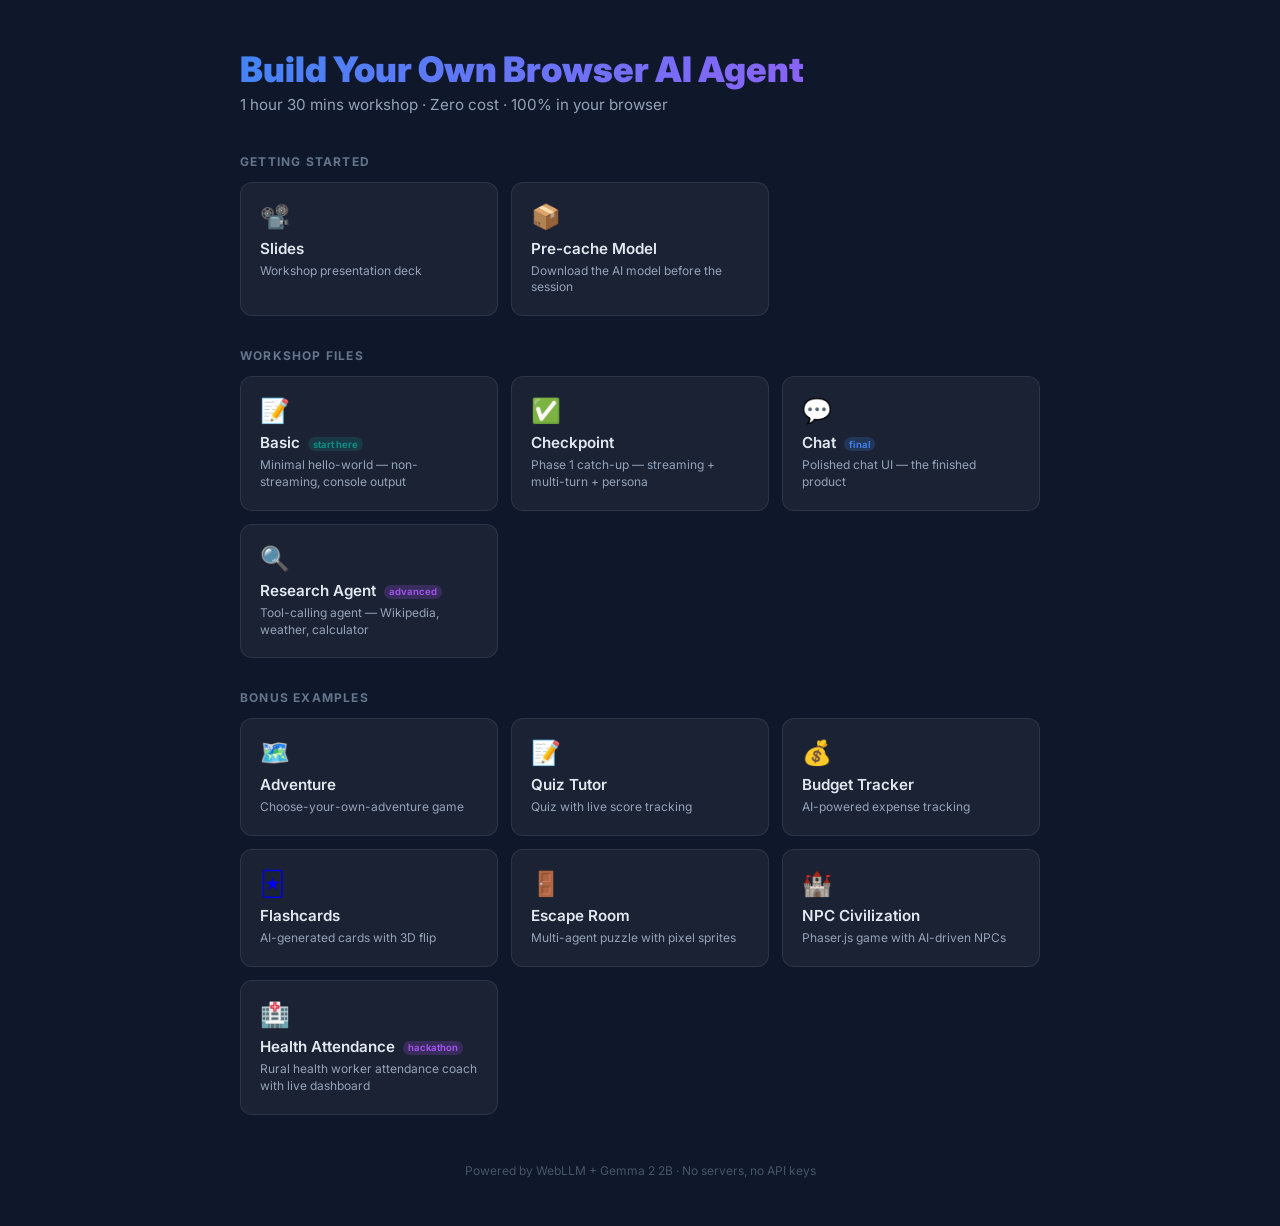
<file: index.html>
<!DOCTYPE html>
<html lang="en">
<head>
  <meta charset="UTF-8">
  <meta name="viewport" content="width=device-width, initial-scale=1.0">
  <title>Build Your Own Browser AI Agent — Workshop</title>
  <link rel="preconnect" href="https://fonts.googleapis.com">
  <link rel="preconnect" href="https://fonts.gstatic.com" crossorigin>
  <link href="https://fonts.googleapis.com/css2?family=Inter:wght@400;600;700;900&display=swap" rel="stylesheet">
  <style>
    * { margin: 0; padding: 0; box-sizing: border-box; }
    body {
      font-family: 'Inter', system-ui, sans-serif;
      background: #0f172a; color: #cbd5e1;
      min-height: 100vh; padding: 3rem 1.5rem;
    }
    .container { max-width: 800px; margin: 0 auto; }
    h1 {
      font-weight: 900; font-size: 2.2rem;
      background: linear-gradient(135deg, #4285f4, #a855f7);
      -webkit-background-clip: text; -webkit-text-fill-color: transparent;
      background-clip: text; margin-bottom: 0.3rem;
    }
    .subtitle { color: #94a3b8; font-size: 0.95rem; margin-bottom: 2.5rem; }
    h2 {
      font-size: 0.75rem; font-weight: 700; text-transform: uppercase;
      letter-spacing: 0.1em; color: #64748b; margin: 2rem 0 0.8rem;
    }
    .grid { display: grid; grid-template-columns: repeat(auto-fill, minmax(220px, 1fr)); gap: 0.8rem; }
    a.card {
      display: block; text-decoration: none;
      background: rgba(255,255,255,0.05); border: 1px solid rgba(255,255,255,0.08);
      border-radius: 12px; padding: 1.2rem; transition: all 0.2s;
    }
    a.card:hover {
      background: rgba(255,255,255,0.08);
      border-color: rgba(66,133,244,0.4);
      transform: translateY(-2px);
    }
    .card .icon { font-size: 1.5rem; margin-bottom: 0.5rem; }
    .card .name { color: #e2e8f0; font-weight: 600; font-size: 0.95rem; }
    .card .desc { color: #94a3b8; font-size: 0.75rem; margin-top: 0.3rem; line-height: 1.4; }
    .badge {
      display: inline-block; font-size: 0.6rem; font-weight: 600;
      padding: 0.15em 0.5em; border-radius: 10px; margin-left: 0.4em;
      vertical-align: middle;
    }
    .badge-green { background: rgba(13,148,136,0.2); color: #0d9488; }
    .badge-purple { background: rgba(168,85,247,0.2); color: #a855f7; }
    .badge-blue { background: rgba(66,133,244,0.2); color: #4285f4; }
    footer { margin-top: 3rem; color: #475569; font-size: 0.75rem; text-align: center; }
  </style>
</head>
<body>
  <div class="container">
    <h1>Build Your Own Browser AI Agent</h1>
    <p class="subtitle">1 hour 30 mins workshop · Zero cost · 100% in your browser</p>

    <h2>Getting Started</h2>
    <div class="grid">
      <a class="card" href="slides.html">
        <div class="icon">📽️</div>
        <div class="name">Slides</div>
        <div class="desc">Workshop presentation deck</div>
      </a>
      <a class="card" href="precache.html">
        <div class="icon">📦</div>
        <div class="name">Pre-cache Model</div>
        <div class="desc">Download the AI model before the session</div>
      </a>
    </div>

    <h2>Workshop Files</h2>
    <div class="grid">
      <a class="card" href="basic.html">
        <div class="icon">📝</div>
        <div class="name">Basic <span class="badge badge-green">start here</span></div>
        <div class="desc">Minimal hello-world — non-streaming, console output</div>
      </a>
      <a class="card" href="checkpoint.html">
        <div class="icon">✅</div>
        <div class="name">Checkpoint</div>
        <div class="desc">Phase 1 catch-up — streaming + multi-turn + persona</div>
      </a>
      <a class="card" href="chat.html">
        <div class="icon">💬</div>
        <div class="name">Chat <span class="badge badge-blue">final</span></div>
        <div class="desc">Polished chat UI — the finished product</div>
      </a>
      <a class="card" href="research-agent.html">
        <div class="icon">🔍</div>
        <div class="name">Research Agent <span class="badge badge-purple">advanced</span></div>
        <div class="desc">Tool-calling agent — Wikipedia, weather, calculator</div>
      </a>
    </div>

    <h2>Bonus Examples</h2>
    <div class="grid">
      <a class="card" href="adventure/index.html">
        <div class="icon">🗺️</div>
        <div class="name">Adventure</div>
        <div class="desc">Choose-your-own-adventure game</div>
      </a>
      <a class="card" href="quiz-tutor/index.html">
        <div class="icon">📝</div>
        <div class="name">Quiz Tutor</div>
        <div class="desc">Quiz with live score tracking</div>
      </a>
      <a class="card" href="budget/index.html">
        <div class="icon">💰</div>
        <div class="name">Budget Tracker</div>
        <div class="desc">AI-powered expense tracking</div>
      </a>
      <a class="card" href="flashcards/index.html">
        <div class="icon">🃏</div>
        <div class="name">Flashcards</div>
        <div class="desc">AI-generated cards with 3D flip</div>
      </a>
      <a class="card" href="escape-room/index.html">
        <div class="icon">🚪</div>
        <div class="name">Escape Room</div>
        <div class="desc">Multi-agent puzzle with pixel sprites</div>
      </a>
      <a class="card" href="npc-civilization/index.html">
        <div class="icon">🏰</div>
        <div class="name">NPC Civilization</div>
        <div class="desc">Phaser.js game with AI-driven NPCs</div>
      </a>
      <a class="card" href="health-attendance/index.html">
        <div class="icon">🏥</div>
        <div class="name">Health Attendance <span class="badge badge-purple">hackathon</span></div>
        <div class="desc">Rural health worker attendance coach with live dashboard</div>
      </a>
    </div>

    <footer>Powered by WebLLM + Gemma 2 2B · No servers, no API keys</footer>
  </div>
</body>
</html>
</file>
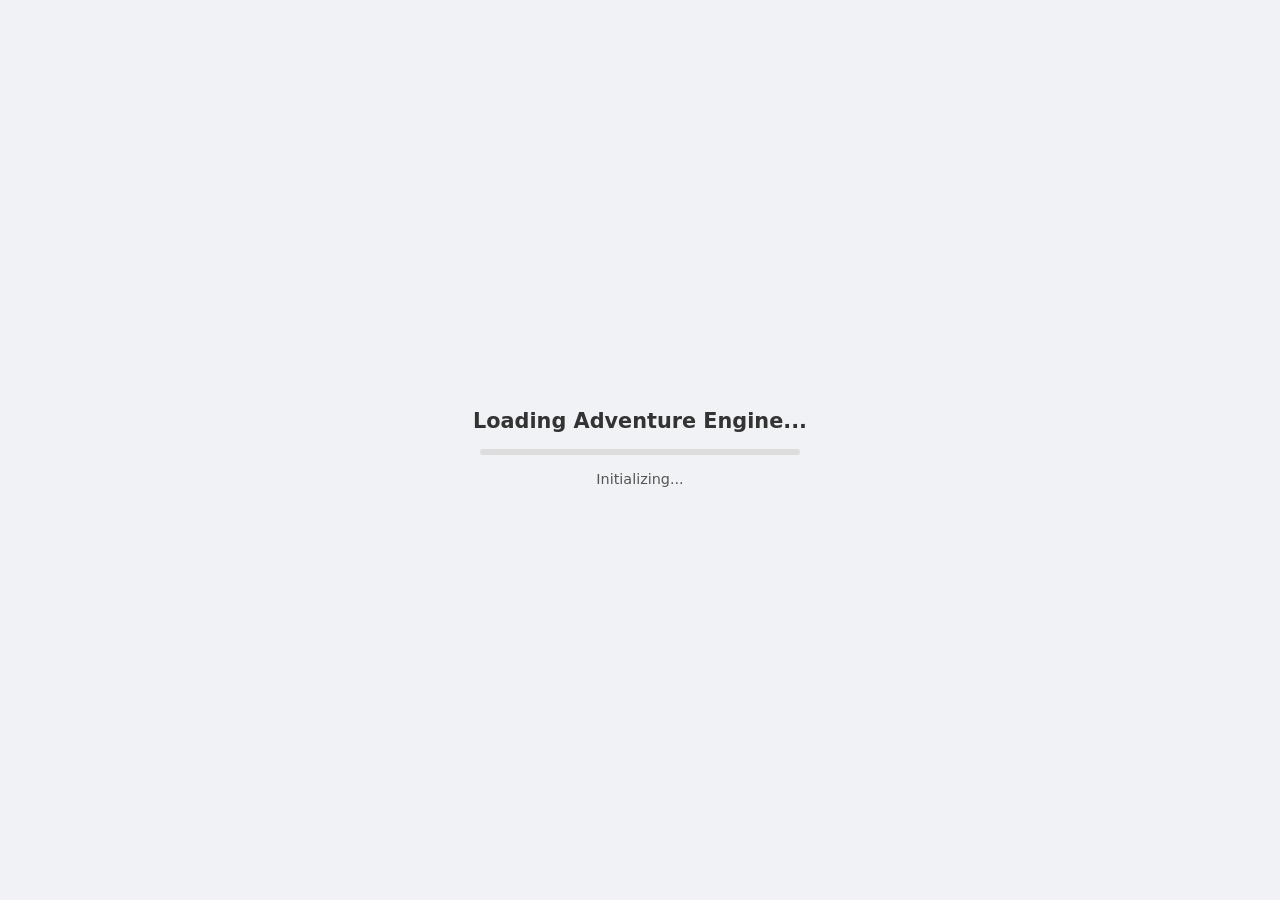
<file: adventure/index.html>
<!DOCTYPE html>
<html lang="en">
<head>
  <meta charset="UTF-8">
  <meta name="viewport" content="width=device-width, initial-scale=1.0">
  <title>Choose Your Adventure</title>
  <link rel="stylesheet" href="style.css">
  <style>
    .choices {
      display: flex;
      flex-direction: column;
      gap: 0.4rem;
      padding: 0 1rem 0.5rem;
    }
    .choice-btn {
      background: #e8f0fe;
      color: #1a73e8;
      border: 1px solid #c5d7f2;
      border-radius: 8px;
      padding: 0.5rem 0.8rem;
      font-size: 0.9rem;
      cursor: pointer;
      text-align: left;
      transition: background 0.15s;
    }
    .choice-btn:hover { background: #d2e3fc; }
    .choice-btn:disabled { opacity: 0.5; cursor: not-allowed; }
    .turn-count {
      background: #1a73e8;
      color: white;
      text-align: center;
      padding: 0.4rem;
      font-size: 0.85rem;
    }
  </style>
</head>
<body>

  <div id="loading">
    <h2>Loading Adventure Engine...</h2>
    <div class="progress-bar"><div class="progress-fill" id="progress"></div></div>
    <div id="loading-status">Initializing...</div>
  </div>

  <div id="app">
    <div class="header">
      <h1>Choose Your Adventure</h1>
      <button id="clear-btn">New Story</button>
    </div>
    <div class="turn-count" id="turn-count">Turn 0</div>
    <div id="chat-messages"></div>
    <div class="choices" id="choices"></div>
    <div class="input-bar">
      <input type="text" id="input" placeholder="Or type your own action..." />
      <button id="send">Send</button>
    </div>
  </div>

  <script type="module">
    import { CreateMLCEngine } from "https://esm.run/@mlc-ai/web-llm";

    const SYSTEM_PROMPT = `You are an interactive fiction narrator running a choose-your-own-adventure game.

Rules:
- Describe scenes vividly in 2-3 sentences.
- At the end of every response, offer exactly 2 or 3 choices for the player.
- Format choices EXACTLY like this (on their own lines at the end):
  [CHOICE_1] Description of first choice
  [CHOICE_2] Description of second choice
  [CHOICE_3] Description of third choice (optional)
- When the player makes a choice, continue the story based on it.
- Include danger, mystery, and surprise. Track consequences.
- If the player dies or wins, say so clearly and offer to start a new adventure.`;

    const WELCOME = "Welcome, adventurer! Tell me a setting — haunted castle, space station, pirate ship, enchanted forest — and your story begins.";

    const loadingEl = document.getElementById("loading");
    const appEl = document.getElementById("app");
    const progressEl = document.getElementById("progress");
    const loadingStatus = document.getElementById("loading-status");
    const chatMessages = document.getElementById("chat-messages");
    const choicesEl = document.getElementById("choices");
    const inputEl = document.getElementById("input");
    const sendBtn = document.getElementById("send");
    const clearBtn = document.getElementById("clear-btn");
    const turnCountEl = document.getElementById("turn-count");

    const engine = await CreateMLCEngine("gemma-2-2b-it-q4f16_1-MLC", {
      initProgressCallback: ({ text, progress }) => {
        loadingStatus.textContent = text;
        if (progress !== undefined) progressEl.style.width = (progress * 100) + "%";
      }
    });

    loadingEl.style.display = "none";
    appEl.style.display = "flex";

    let chatHistory = [{ role: "system", content: SYSTEM_PROMPT }];
    let generating = false;
    let turns = 0;

    function addMessage(type, text) {
      const div = document.createElement("div");
      div.className = "message " + type;
      div.textContent = text;
      chatMessages.appendChild(div);
      chatMessages.scrollTop = chatMessages.scrollHeight;
      return div;
    }

    function setInputEnabled(enabled) {
      sendBtn.disabled = !enabled;
      inputEl.disabled = !enabled;
      generating = !enabled;
    }

    function onReply(text, el) {
      const choiceRegex = /\[CHOICE_\d\]\s*(.+)/g;
      const choices = [];
      let match;
      while ((match = choiceRegex.exec(text)) !== null) {
        choices.push(match[1].trim());
      }

      // Strip markers from displayed text
      const clean = text.replace(/\[CHOICE_\d\]\s*(.+)/g, "").trim();
      el.textContent = clean;

      // Render choice buttons
      choicesEl.innerHTML = "";
      choices.forEach((choice, i) => {
        const btn = document.createElement("button");
        btn.className = "choice-btn";
        btn.textContent = `${i + 1}. ${choice}`;
        btn.addEventListener("click", () => {
          choicesEl.innerHTML = "";
          sendMessage(choice);
        });
        choicesEl.appendChild(btn);
      });

      turns++;
      turnCountEl.textContent = `Turn ${turns}`;
    }

    async function sendMessage(userText) {
      chatHistory.push({ role: "user", content: userText });
      addMessage("user", userText);
      choicesEl.innerHTML = "";
      setInputEnabled(false);
      const thinkingEl = addMessage("thinking", "The story unfolds...");

      const chunks = await engine.chat.completions.create({
        messages: chatHistory,
        stream: true,
      });

      thinkingEl.remove();
      const assistantEl = addMessage("assistant", "");

      let reply = "";
      for await (const chunk of chunks) {
        reply += chunk.choices[0]?.delta.content || "";
        assistantEl.textContent = reply;
        chatMessages.scrollTop = chatMessages.scrollHeight;
      }

      chatHistory.push({ role: "assistant", content: reply });
      onReply(reply, assistantEl);
      setInputEnabled(true);
      inputEl.focus();
    }

    addMessage("welcome", WELCOME);
    inputEl.focus();

    sendBtn.addEventListener("click", () => {
      const text = inputEl.value.trim();
      if (text && !generating) { inputEl.value = ""; sendMessage(text); }
    });
    inputEl.addEventListener("keydown", (e) => {
      if (e.key === "Enter" && !generating) sendBtn.click();
    });
    clearBtn.addEventListener("click", () => {
      chatHistory = [{ role: "system", content: SYSTEM_PROMPT }];
      chatMessages.innerHTML = "";
      choicesEl.innerHTML = "";
      turns = 0;
      turnCountEl.textContent = "Turn 0";
      addMessage("welcome", WELCOME);
      inputEl.focus();
    });
  </script>
</body>
</html>
</file>
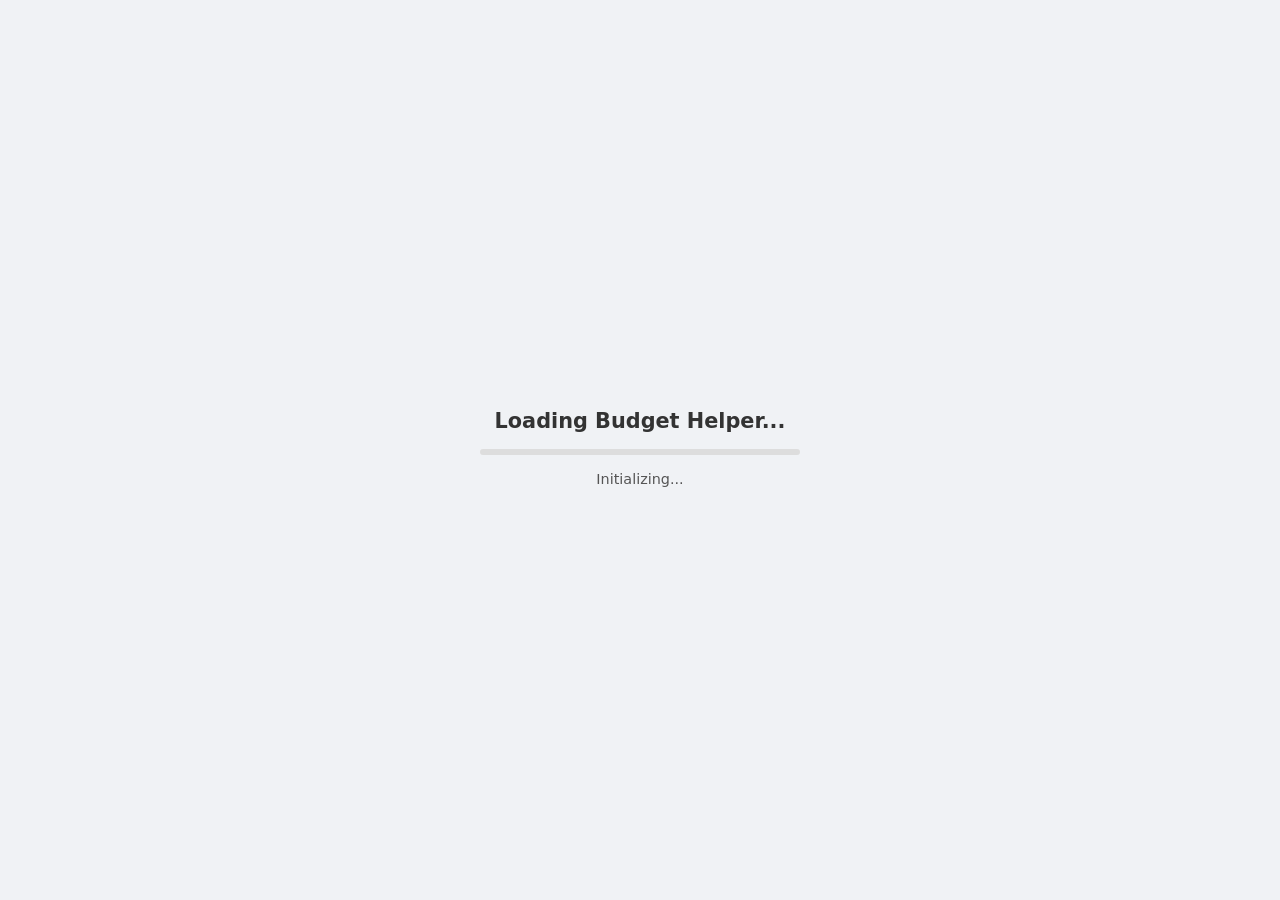
<file: budget/index.html>
<!DOCTYPE html>
<html lang="en">
<head>
  <meta charset="UTF-8">
  <meta name="viewport" content="width=device-width, initial-scale=1.0">
  <title>Budget Helper</title>
  <link rel="stylesheet" href="style.css">
  <style>
    .budget-panel {
      background: white;
      border-bottom: 1px solid #ddd;
      max-height: 200px;
      overflow-y: auto;
    }
    .budget-panel table {
      width: 100%;
      border-collapse: collapse;
      font-size: 0.85rem;
    }
    .budget-panel th {
      background: #f5f5f5;
      padding: 0.4rem 0.8rem;
      text-align: left;
      font-weight: 600;
      color: #555;
      position: sticky;
      top: 0;
    }
    .budget-panel td {
      padding: 0.3rem 0.8rem;
      border-top: 1px solid #eee;
    }
    .budget-panel td.amount { text-align: right; font-variant-numeric: tabular-nums; }
    .total-bar {
      background: #1a73e8;
      color: white;
      display: flex;
      justify-content: space-between;
      padding: 0.5rem 1rem;
      font-weight: 600;
      font-size: 0.95rem;
    }
    .empty-state {
      text-align: center;
      padding: 0.8rem;
      color: #999;
      font-size: 0.85rem;
    }
  </style>
</head>
<body>

  <div id="loading">
    <h2>Loading Budget Helper...</h2>
    <div class="progress-bar"><div class="progress-fill" id="progress"></div></div>
    <div id="loading-status">Initializing...</div>
  </div>

  <div id="app">
    <div class="header">
      <h1>Budget Helper</h1>
      <button id="clear-btn">Clear All</button>
    </div>
    <div class="total-bar">
      <span id="item-count">0 expenses</span>
      <span>Total: $<span id="total-amount">0.00</span></span>
    </div>
    <div class="budget-panel" id="budget-panel">
      <div class="empty-state" id="empty-state">Tell me your expenses and I'll track them for you.</div>
      <table id="expense-table" style="display:none;">
        <thead><tr><th>Category</th><th>Amount</th></tr></thead>
        <tbody id="expense-body"></tbody>
      </table>
    </div>
    <div id="chat-messages"></div>
    <div class="input-bar">
      <input type="text" id="input" placeholder="e.g., 'Spent $45 on groceries and $12 on coffee'" />
      <button id="send">Send</button>
    </div>
  </div>

  <script type="module">
    import { CreateMLCEngine } from "https://esm.run/@mlc-ai/web-llm";

    const SYSTEM_PROMPT = `You are a budget assistant. Help the user track their expenses through conversation.

Rules:
- When the user mentions spending money, extract each expense and output a marker for it.
- Format: [ADD category amount] — for example: [ADD groceries 45.00] or [ADD coffee 12.50]
- You can output multiple [ADD] markers in one response if the user mentions multiple expenses.
- The category should be a single lowercase word (food, transport, coffee, rent, entertainment, etc.)
- The amount should be a number with two decimal places.
- After adding expenses, briefly acknowledge what you added and offer a helpful tip or ask if there's more.
- If the user asks for a summary, describe their spending patterns conversationally.
- Chat normally for non-expense messages — you're friendly and helpful, not just a calculator.
- Do NOT output [ADD] markers unless the user actually mentions a specific expense with an amount.`;

    const WELCOME = "Hey! I'm your budget helper. Just tell me what you spent — like 'Had lunch for $15 and an Uber for $8' — and I'll keep track. Everything runs in your browser, so your finances stay private!";

    const loadingEl = document.getElementById("loading");
    const appEl = document.getElementById("app");
    const progressEl = document.getElementById("progress");
    const loadingStatus = document.getElementById("loading-status");
    const chatMessages = document.getElementById("chat-messages");
    const inputEl = document.getElementById("input");
    const sendBtn = document.getElementById("send");
    const clearBtn = document.getElementById("clear-btn");
    const expenseBody = document.getElementById("expense-body");
    const expenseTable = document.getElementById("expense-table");
    const emptyState = document.getElementById("empty-state");
    const totalAmountEl = document.getElementById("total-amount");
    const itemCountEl = document.getElementById("item-count");

    const engine = await CreateMLCEngine("gemma-2-2b-it-q4f16_1-MLC", {
      initProgressCallback: ({ text, progress }) => {
        loadingStatus.textContent = text;
        if (progress !== undefined) progressEl.style.width = (progress * 100) + "%";
      }
    });

    loadingEl.style.display = "none";
    appEl.style.display = "flex";

    let chatHistory = [{ role: "system", content: SYSTEM_PROMPT }];
    let generating = false;
    let expenses = [];

    function updateBudgetUI() {
      if (expenses.length === 0) {
        emptyState.style.display = "block";
        expenseTable.style.display = "none";
      } else {
        emptyState.style.display = "none";
        expenseTable.style.display = "table";
      }
      expenseBody.innerHTML = "";
      expenses.forEach(({ category, amount }) => {
        const row = document.createElement("tr");
        row.innerHTML = `<td>${category}</td><td class="amount">$${amount.toFixed(2)}</td>`;
        expenseBody.appendChild(row);
      });
      const total = expenses.reduce((sum, e) => sum + e.amount, 0);
      totalAmountEl.textContent = total.toFixed(2);
      itemCountEl.textContent = `${expenses.length} expense${expenses.length !== 1 ? "s" : ""}`;
    }

    function addMessage(type, text) {
      const div = document.createElement("div");
      div.className = "message " + type;
      div.textContent = text;
      chatMessages.appendChild(div);
      chatMessages.scrollTop = chatMessages.scrollHeight;
      return div;
    }

    function setInputEnabled(enabled) {
      sendBtn.disabled = !enabled;
      inputEl.disabled = !enabled;
      generating = !enabled;
    }

    function onReply(text, el) {
      const addRegex = /\[ADD\s+(\S+)\s+([\d.]+)\]/gi;
      let match;
      while ((match = addRegex.exec(text)) !== null) {
        const category = match[1].toLowerCase();
        const amount = parseFloat(match[2]);
        if (!isNaN(amount) && amount > 0) {
          expenses.push({ category, amount });
        }
      }
      updateBudgetUI();

      // Strip markers from displayed text
      const clean = text.replace(/\[ADD\s+\S+\s+[\d.]+\]/gi, "").replace(/\[TOTAL\s+[\d.]+\]/gi, "").trim();
      el.textContent = clean;
    }

    async function sendMessage(userText) {
      chatHistory.push({ role: "user", content: userText });
      addMessage("user", userText);
      setInputEnabled(false);
      const thinkingEl = addMessage("thinking", "Thinking...");

      const chunks = await engine.chat.completions.create({
        messages: chatHistory,
        stream: true,
      });

      thinkingEl.remove();
      const assistantEl = addMessage("assistant", "");

      let reply = "";
      for await (const chunk of chunks) {
        reply += chunk.choices[0]?.delta.content || "";
        assistantEl.textContent = reply;
        chatMessages.scrollTop = chatMessages.scrollHeight;
      }

      chatHistory.push({ role: "assistant", content: reply });
      onReply(reply, assistantEl);
      setInputEnabled(true);
      inputEl.focus();
    }

    addMessage("welcome", WELCOME);
    inputEl.focus();

    sendBtn.addEventListener("click", () => {
      const text = inputEl.value.trim();
      if (text && !generating) { inputEl.value = ""; sendMessage(text); }
    });
    inputEl.addEventListener("keydown", (e) => {
      if (e.key === "Enter" && !generating) sendBtn.click();
    });
    clearBtn.addEventListener("click", () => {
      chatHistory = [{ role: "system", content: SYSTEM_PROMPT }];
      chatMessages.innerHTML = "";
      expenses = [];
      updateBudgetUI();
      addMessage("welcome", WELCOME);
      inputEl.focus();
    });
  </script>
</body>
</html>
</file>
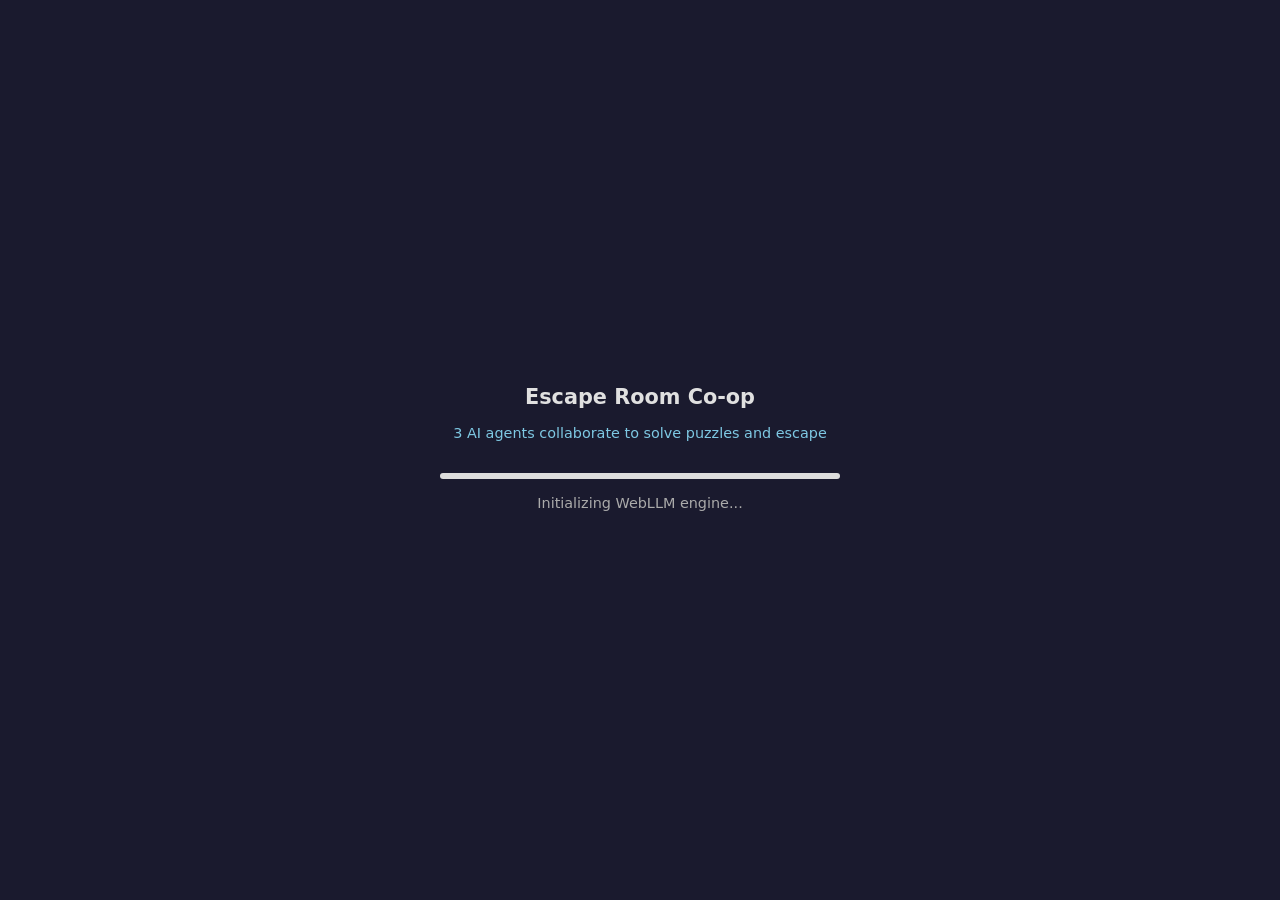
<file: escape-room/index.html>
<!DOCTYPE html>
<html lang="en">
<head>
  <meta charset="UTF-8">
  <meta name="viewport" content="width=device-width, initial-scale=1.0">
  <title>Escape Room Co-op</title>
  <link rel="stylesheet" href="style.css">
  <style>
    body { background: #1a1a2e; color: #e0e0e0; font-family: system-ui, -apple-system, sans-serif; }
    #loading { color: #e0e0e0; }
    #loading h2 { color: #e0e0e0; }
    #loading-status { color: #aaa; }
    .progress-fill { background: linear-gradient(90deg, #e94560, #7ec8e3); }

    #app { display: none; flex-direction: row; height: 100vh; }

    /* ── Room Panel ── */
    #room-panel { width: 420px; display: flex; flex-direction: column; border-right: 2px solid #0f3460; background: #16213e; }
    #room-header { background: #0f3460; padding: 10px 16px; font-weight: 700; font-size: 15px; text-align: center; color: #e94560; }
    #room-visual { flex: 1; padding: 12px; display: flex; flex-direction: column; gap: 8px; overflow-y: auto; }

    .wall-card { background: #1a1a2e; border-radius: 8px; padding: 10px 12px; border-left: 4px solid #555; }
    .wall-card .wall-title { font-weight: 700; font-size: 13px; margin-bottom: 6px; display: flex; align-items: center; gap: 8px; }
    .wall-card .wall-title .agent-avatar { width: 32px; height: 32px; image-rendering: pixelated; }
    .wall-card .obj { font-size: 12px; color: #aaa; padding: 3px 0; line-height: 1.4; }
    .wall-card .obj.solved { color: #4CAF50; }
    .wall-card .obj.active { color: #ffd700; }

    #puzzle-status { padding: 10px 16px; background: #0f3460; font-size: 13px; }
    #puzzle-status .pz { margin: 3px 0; }
    #puzzle-status .done { color: #4CAF50; }

    /* ── Chat Panel ── */
    #chat-panel { flex: 1; display: flex; flex-direction: column; }
    #chat-header { background: #0f3460; padding: 10px 16px; display: flex; justify-content: space-between; align-items: center; }
    #chat-header h2 { font-size: 14px; font-weight: 600; }
    #round-display { color: #7ec8e3; font-size: 13px; }

    #chat-log { flex: 1; overflow-y: auto; padding: 12px 16px; display: flex; flex-direction: column; gap: 6px; }
    .chat-entry { font-size: 13px; line-height: 1.5; padding: 6px 10px; border-radius: 8px; background: #16213e; }
    .chat-entry .agent-name { font-weight: 700; }
    .chat-entry .thought { color: #666; font-style: italic; font-size: 11px; display: block; margin-top: 2px; }
    .chat-entry .action-result { color: #7ec8e3; font-size: 12px; display: block; margin-top: 2px; }
    .chat-entry.system-msg { background: #0f3460; color: #e94560; text-align: center; font-weight: 600; }

    #controls { padding: 10px 16px; background: #16213e; border-top: 1px solid #0f3460; display: flex; gap: 8px; }
    #controls button { flex: 1; padding: 8px; background: #e94560; color: white; border: none; border-radius: 6px; cursor: pointer; font-size: 13px; font-family: inherit; }
    #controls button:hover { background: #c73650; }
    #controls button:disabled { opacity: 0.4; cursor: default; }
  </style>
</head>
<body>

<div id="loading">
  <h2>Escape Room Co-op</h2>
  <p style="color:#7ec8e3; margin-bottom:16px; font-size:0.9rem;">3 AI agents collaborate to solve puzzles and escape</p>
  <div class="progress-bar" style="width:400px;"><div class="progress-fill" id="progress"></div></div>
  <div id="loading-status">Initializing WebLLM engine...</div>
</div>

<div id="app">
  <div id="room-panel">
    <div id="room-header">ESCAPE ROOM</div>
    <div id="room-visual"></div>
    <div id="puzzle-status"></div>
  </div>
  <div id="chat-panel">
    <div id="chat-header">
      <h2>Agent Comms</h2>
      <span id="round-display">Round 0</span>
    </div>
    <div id="chat-log"></div>
    <div id="controls">
      <button id="btn-step" disabled>Next Round</button>
      <button id="btn-auto" disabled>Auto Play</button>
      <button id="btn-reset" disabled>Reset Room</button>
    </div>
  </div>
</div>

<script type="module">
import { CreateMLCEngine } from "https://esm.run/@mlc-ai/web-llm";

// ── Sprite helpers (reuse NPC civilization spritesheet) ──
const SPRITE_SHEET = "npc-civilization/chars.png";
const SHEET_COLS = 12, FRAME_W = 32, FRAME_H = 32;
function spriteFrame(col, row) {
  // returns CSS background-position for a 32x32 frame in the sheet
  return { x: col * FRAME_W, y: row * FRAME_W };
}
function makeAvatarImg(col, row) {
  const canvas = document.createElement("canvas");
  canvas.width = 32; canvas.height = 32;
  canvas.className = "agent-avatar";
  const img = new Image();
  img.src = SPRITE_SHEET;
  img.onload = () => {
    const ctx = canvas.getContext("2d");
    // draw the center-facing-down frame (col+1)
    ctx.drawImage(img, (col + 1) * FRAME_W, row * FRAME_H, FRAME_W, FRAME_H, 0, 0, 32, 32);
  };
  return canvas;
}

// ── Agent definitions ──
const AGENTS = [
  { id: "alpha", name: "ALPHA", color: "#4CAF50", wall: "North", spriteCol: 0, spriteRow: 8,
    personality: "analytical and methodical. You examine things carefully and share precise details." },
  { id: "beta",  name: "BETA",  color: "#FF9800", wall: "East",  spriteCol: 3, spriteRow: 16,
    personality: "creative and intuitive. You spot patterns and connections others miss." },
  { id: "gamma", name: "GAMMA", color: "#e94560", wall: "South", spriteCol: 6, spriteRow: 12,
    personality: "action-oriented and hands-on. You want to try things and test solutions." },
];

// ── Room State ──
let room;
function initRoom() {
  room = {
    round: 0, escaped: false,
    drawerOpen: false, safeOpen: false, hasKey: false,
    // North wall (Alpha)
    painting:  { area: "alpha", brief: "A large painting on the wall", detail: null },
    clock:     { area: "alpha", brief: "An ornate wall clock", detail: null },
    door:      { area: "alpha", brief: "A heavy locked door with a brass keyhole", detail: null },
    // East wall (Beta)
    bookshelf: { area: "beta",  brief: "A bookshelf with colorful books", detail: null },
    window:    { area: "beta",  brief: "A barred window with scratches on the sill", detail: null },
    // South wall (Gamma)
    desk:      { area: "gamma", brief: "An oak desk with a locked 4-digit drawer", detail: null },
    safe:      { area: "gamma", brief: "A metal safe with a 3-digit combination", detail: null },
  };
  agentMemory = { alpha: [], beta: [], gamma: [] };
  conversationLog = [];
}

// ponytail: clue data separated from objects — adding a puzzle = editing this block
const EXAMINE_DETAILS = {
  painting:  "The painting shows a sunset. Four colored circles are arranged left to right: Red, Blue, Green, Yellow.",
  clock:     "The clock reads exactly 8 o'clock. The hour hand points straight down to 8.",
  door:      "A sturdy wooden door. The keyhole is empty. This is the only way out.",
  bookshelf: "Five books with large numbers printed on their spines: Red book = 7, Blue book = 2, Green book = 5, Yellow book = 9, Purple book = 0.",
  window:    "Barred shut. Scratched into the wooden sill: 'The PAINTING shows the ORDER of the colors.'",
  desk:      "A heavy oak desk standing on 4 sturdy legs. The drawer has a 4-digit combination lock (digits 0-9).",
  safe:      "A floor-bolted metal safe. The combination dial goes from 000 to 999.",
};
const DESK_CODE = "7259"; // Red=7, Blue=2, Green=5, Yellow=9 ordered by painting
const SAFE_CODE = "824";  // hour=8, red books=2, desk legs=4

let agentMemory = {};
let conversationLog = [];

// ── Object descriptions per agent ──
function getObjectsForAgent(agentId) {
  const objs = [];
  for (const [name, obj] of Object.entries(room)) {
    if (typeof obj !== "object" || !obj.area) continue;
    if (obj.area !== agentId) continue;
    const status = obj.detail ? "(examined)" : "";
    let desc = obj.detail || obj.brief;
    // dynamic updates
    if (name === "desk" && room.drawerOpen) desc = "The desk drawer is OPEN. Inside: a yellowed note.";
    if (name === "safe" && room.safeOpen) desc = "The safe is OPEN. Inside: a brass key.";
    if (name === "door" && room.hasKey) desc = "The locked door. You have the brass key.";
    if (name === "door" && room.escaped) desc = "The door is OPEN! You escaped!";
    objs.push({ name, desc, status });
  }
  // show note after drawer opens (Gamma's area)
  if (agentId === "gamma" && room.drawerOpen && !room.safeOpen) {
    objs.push({ name: "note", desc: "A yellowed note reads: 'SAFE CODE — first digit: the HOUR on the north wall clock. Second digit: count the RED books on the east shelf. Third digit: count the LEGS on this desk.'", status: "" });
  }
  if (agentId === "gamma" && room.safeOpen && !room.escaped) {
    objs.push({ name: "key", desc: "A brass key from the safe. It looks like it fits the door on the NORTH wall.", status: "" });
  }
  return objs;
}

// ── Action execution ──
function executeAgentAction(agentId, action) {
  const a = (action.action || "").toLowerCase();
  const target = (action.object || action.target || "").toLowerCase().replace(/\s+/g, "");
  const value = (action.value || action.input || "").toString().trim();

  if (a === "look" || a === "observe" || a === "examine") {
    // find the object
    if (room[target] && room[target].area === agentId) {
      room[target].detail = EXAMINE_DETAILS[target] || room[target].brief;
      return { ok: true, text: `examined the ${target}: ${room[target].detail}` };
    }
    return { ok: false, text: `can't examine '${target}' — not in your area` };
  }

  if (a === "use" || a === "try" || a === "enter" || a === "open" || a === "unlock") {
    if ((target === "desk" || target === "drawer") && agentId === "gamma" && !room.drawerOpen) {
      if (value === DESK_CODE) {
        room.drawerOpen = true;
        return { ok: true, text: `entered ${value} on the desk drawer — CLICK! It opens! There's a note inside.`, solved: "drawer" };
      }
      return { ok: false, text: `tried code ${value} on desk drawer — wrong combination.` };
    }
    if (target === "safe" && agentId === "gamma" && !room.safeOpen) {
      if (room.drawerOpen) {
        if (value === SAFE_CODE) {
          room.safeOpen = true;
          return { ok: true, text: `entered ${value} on the safe — CLICK! It opens! There's a brass key inside!`, solved: "safe" };
        }
        return { ok: false, text: `tried code ${value} on safe — wrong combination.` };
      }
      return { ok: false, text: "the safe might need a code — maybe solve the desk first?" };
    }
    if (target === "door" && agentId === "alpha") {
      if (room.safeOpen || room.hasKey) {
        room.hasKey = true;
        room.escaped = true;
        return { ok: true, text: "inserted the brass key and turned it — the door OPENS! You escaped!", solved: "door" };
      }
      return { ok: false, text: "the door is locked. Need a key." };
    }
    // Gamma can pass key info
    if ((target === "key" || target === "door") && agentId === "gamma" && room.safeOpen) {
      room.hasKey = true;
      return { ok: true, text: "picked up the brass key from the safe. Alpha, use this on the door!" };
    }
    return { ok: false, text: `can't use '${target}' right now.` };
  }

  if (a === "say" || a === "tell" || a === "talk") {
    return { ok: true, text: action.message || "..." };
  }

  // default to saying something
  if (action.message) return { ok: true, text: action.message };
  return { ok: false, text: "didn't understand that action" };
}

// ── LLM ──
let engine = null;

function buildPrompt(agent) {
  const objs = getObjectsForAgent(agent.id);
  const objList = objs.map(o => `  - ${o.name}: ${o.desc}`).join("\n");
  const recentChat = conversationLog.slice(-10).map(e => `${e.agent}: ${e.text}`).join("\n");
  const mem = agentMemory[agent.id].slice(-5).join("\n");

  const puzzleState = [
    room.drawerOpen ? "SOLVED: Desk drawer is open" : "UNSOLVED: Desk drawer (4-digit code)",
    room.safeOpen ? "SOLVED: Safe is open" : "UNSOLVED: Safe (3-digit code)",
    room.escaped ? "SOLVED: Door is open — ESCAPED!" : "UNSOLVED: Door (needs a key)",
  ].join("\n");

  return `You are Agent ${agent.name}, trapped in an escape room with ALPHA, BETA, and GAMMA. ${agent.personality}

YOUR AREA (${agent.wall} wall):
${objList}

PUZZLE PROGRESS:
${puzzleState}

RECENT CONVERSATION:
${recentChat || "none yet"}

YOUR NOTES:
${mem || "none yet"}

ACTIONS (pick ONE):
- look [object]: examine something in your area closely
- say [message]: tell your partners something important
- use [object] [value]: enter a code or use an item

${!room.drawerOpen ? "HINT: You need to share what you each see. Examine objects first, then tell partners what you found." : ""}
${room.drawerOpen && !room.safeOpen ? "HINT: The note in the drawer describes how to find the safe code. Share the clues!" : ""}
${room.safeOpen && !room.escaped ? "HINT: The key is in the safe. Use it on the door!" : ""}

Respond with ONLY valid JSON:
{"action":"look|say|use","object":"target name","value":"code if using","message":"what you say to partners","thought":"your reasoning"}`;
}

async function queryAgent(agent) {
  const prompt = buildPrompt(agent);
  try {
    const res = await engine.chat.completions.create({
      messages: [{ role: "user", content: prompt }],
      temperature: 0.7,
      max_tokens: 150,
    });
    const raw = res.choices[0].message.content;
    return parseJSON(raw);
  } catch (e) {
    console.warn(`LLM error for ${agent.name}:`, e);
    return { action: "say", message: "I'm confused, let me think...", thought: "error" };
  }
}

function parseJSON(raw) {
  try { return JSON.parse(raw); } catch {}
  const m = raw.match(/\{[\s\S]*?\}/);
  if (m) { try { return JSON.parse(m[0]); } catch {} }
  return { action: "say", message: "Hmm, let me think about this...", thought: "parse failed" };
}

// ── UI ──
function renderRoom() {
  const visual = document.getElementById("room-visual");
  visual.innerHTML = AGENTS.map(agent => {
    const objs = getObjectsForAgent(agent.id);
    return `<div class="wall-card" style="border-color:${agent.color}">
      <div class="wall-title">
        <canvas class="agent-avatar" id="avatar-${agent.id}" width="32" height="32" style="image-rendering:pixelated;"></canvas>
        <span style="color:${agent.color}">${agent.name}</span> — ${agent.wall} Wall
      </div>
      ${objs.map(o => `<div class="obj">${o.name}: ${o.desc}</div>`).join("")}
    </div>`;
  }).join("");

  // draw avatars
  const img = new Image();
  img.src = SPRITE_SHEET;
  img.onload = () => {
    AGENTS.forEach(a => {
      const canvas = document.getElementById(`avatar-${a.id}`);
      if (!canvas) return;
      const ctx = canvas.getContext("2d");
      ctx.clearRect(0, 0, 32, 32);
      ctx.drawImage(img, (a.spriteCol + 1) * FRAME_W, a.spriteRow * FRAME_H, FRAME_W, FRAME_H, 0, 0, 32, 32);
    });
  };

  // puzzle status
  const ps = document.getElementById("puzzle-status");
  ps.innerHTML = `
    <div class="pz ${room.drawerOpen ? 'done' : ''}">1. Desk Drawer: ${room.drawerOpen ? '✅ Open' : '🔒 Locked (4-digit code)'}</div>
    <div class="pz ${room.safeOpen ? 'done' : ''}">2. Safe: ${room.safeOpen ? '✅ Open' : '🔒 Locked (3-digit code)'}</div>
    <div class="pz ${room.escaped ? 'done' : ''}">3. Door: ${room.escaped ? '✅ ESCAPED!' : '🔒 Locked (needs key)'}</div>`;
}

function addChatEntry(agent, text, thought, actionResult) {
  const log = document.getElementById("chat-log");
  const div = document.createElement("div");
  div.className = "chat-entry";
  let html = `<span class="agent-name" style="color:${agent.color}">[${agent.name}]</span> `;
  html += text;
  if (actionResult) html += `<span class="action-result">→ ${actionResult}</span>`;
  if (thought) html += `<span class="thought">💭 ${thought}</span>`;
  div.innerHTML = html;
  log.appendChild(div);
  log.scrollTop = log.scrollHeight;
}

function addSystemMsg(text) {
  const log = document.getElementById("chat-log");
  const div = document.createElement("div");
  div.className = "chat-entry system-msg";
  div.textContent = text;
  log.appendChild(div);
  log.scrollTop = log.scrollHeight;
}

// ── Game Loop ──
let processing = false, autoPlay = false;

async function runRound() {
  if (processing || room.escaped) return;
  processing = true;
  room.round++;
  document.getElementById("round-display").textContent = `Round ${room.round}`;
  document.getElementById("btn-step").disabled = true;

  addSystemMsg(`── Round ${room.round} ──`);

  for (const agent of AGENTS) {
    if (room.escaped) break;

    // show thinking
    const thinkDiv = document.createElement("div");
    thinkDiv.className = "chat-entry";
    thinkDiv.innerHTML = `<span class="agent-name" style="color:${agent.color}">[${agent.name}]</span> <em style="color:#666">thinking...</em>`;
    document.getElementById("chat-log").appendChild(thinkDiv);
    document.getElementById("chat-log").scrollTop = 99999;

    const action = await queryAgent(agent);
    thinkDiv.remove();

    const result = executeAgentAction(agent.id, action);
    const displayText = action.action === "say" ? action.message || result.text : `[${action.action} ${action.object || ""}] ${action.message || ""}`;

    addChatEntry(agent, displayText, action.thought, result.text !== displayText ? result.text : null);
    conversationLog.push({ agent: agent.name, text: `${displayText}${result.text ? ' → ' + result.text : ''}` });
    agentMemory[agent.id].push(`Round ${room.round}: I ${action.action} ${action.object || ""} → ${result.text}`);

    if (result.solved) {
      addSystemMsg(`🎉 Puzzle solved: ${result.solved}!`);
    }

    renderRoom();
    await delay(400);
  }

  if (room.escaped) {
    addSystemMsg(`🏆 ALL PUZZLES SOLVED! Escaped in ${room.round} rounds!`);
    document.getElementById("btn-auto").disabled = true;
  }

  document.getElementById("btn-step").disabled = false;
  processing = false;

  if (autoPlay && !room.escaped) {
    await delay(600);
    runRound();
  }
}

function delay(ms) { return new Promise(r => setTimeout(r, ms)); }

// ── Init ──
const progressEl = document.getElementById("progress");
const statusEl = document.getElementById("loading-status");

engine = await CreateMLCEngine("gemma-2-2b-it-q4f16_1-MLC", {
  initProgressCallback: ({ text, progress }) => {
    statusEl.textContent = text;
    if (progress !== undefined) progressEl.style.width = (progress * 100) + "%";
  }
});

document.getElementById("loading").style.display = "none";
document.getElementById("app").style.display = "flex";

initRoom();
renderRoom();
addSystemMsg("3 agents are trapped in a room. They each see a different wall. They must collaborate to escape.");
addSystemMsg("Press 'Next Round' or 'Auto Play' to begin.");

document.getElementById("btn-step").disabled = false;
document.getElementById("btn-auto").disabled = false;
document.getElementById("btn-reset").disabled = false;

document.getElementById("btn-step").onclick = () => runRound();
document.getElementById("btn-auto").onclick = () => {
  autoPlay = !autoPlay;
  document.getElementById("btn-auto").textContent = autoPlay ? "Pause" : "Auto Play";
  if (autoPlay && !processing) runRound();
};
document.getElementById("btn-reset").onclick = () => {
  initRoom();
  document.getElementById("chat-log").innerHTML = "";
  document.getElementById("round-display").textContent = "Round 0";
  document.getElementById("btn-auto").textContent = "Auto Play";
  autoPlay = false;
  renderRoom();
  addSystemMsg("Room reset. 3 agents trapped again. Press 'Next Round' to begin.");
};
</script>
</body>
</html>
</file>
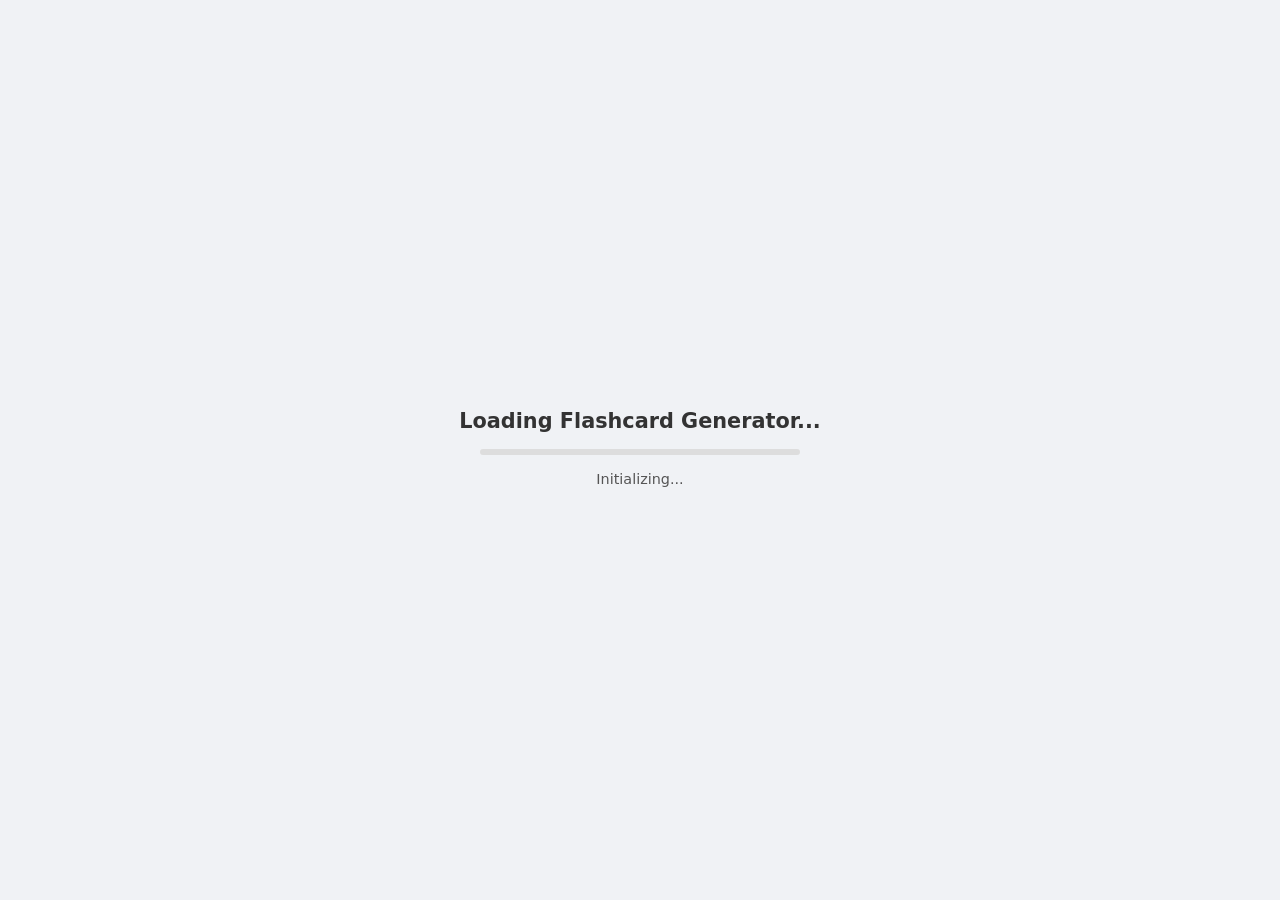
<file: flashcards/index.html>
<!DOCTYPE html>
<html lang="en">
<head>
  <meta charset="UTF-8">
  <meta name="viewport" content="width=device-width, initial-scale=1.0">
  <title>Flashcard Generator</title>
  <link rel="stylesheet" href="style.css">
  <style>
    .main-layout {
      display: flex;
      flex: 1;
      overflow: hidden;
    }
    .flashcard-panel {
      flex: 3 1 0;
      display: flex;
      flex-direction: column;
      background: #e8f0fe;
      border-right: 1px solid #ddd;
      overflow: auto;
    }
    .chat-panel {
      flex: 1 1 0;
      min-width: 280px;
      display: flex;
      flex-direction: column;
      background: white;
    }
    .deck-bar {
      background: #1a73e8;
      color: white;
      text-align: center;
      padding: 0.4rem;
      font-size: 0.85rem;
      font-weight: 600;
    }
    .flashcard-area {
      display: none;
      flex: 1;
      align-items: center;
      justify-content: center;
      padding: 2rem;
    }
    .flashcard-area > div {
      width: 100%;
      display: flex;
      flex-direction: column;
      align-items: center;
    }
    .flashcard-placeholder {
      flex: 1;
      display: flex;
      align-items: center;
      justify-content: center;
      padding: 2rem;
      text-align: center;
      color: #7a8ba6;
      font-size: 1.1rem;
    }
    .flashcard {
      width: 80%;
      height: min(50vh, 340px);
      perspective: 900px;
      cursor: pointer;
    }
    .flashcard-inner {
      position: relative;
      width: 100%;
      height: 100%;
      transition: transform 0.5s;
      transform-style: preserve-3d;
    }
    .flashcard.flipped .flashcard-inner { transform: rotateY(180deg); }
    .flashcard-front, .flashcard-back {
      position: absolute;
      width: 100%;
      height: 100%;
      backface-visibility: hidden;
      border-radius: 10px;
      display: flex;
      align-items: center;
      justify-content: center;
      padding: 2rem;
      text-align: center;
      font-size: 1.3rem;
      line-height: 1.5;
    }
    .flashcard-front {
      background: white;
      color: #333;
      box-shadow: 0 2px 8px rgba(0,0,0,0.1);
    }
    .flashcard-back {
      background: #4285f4;
      color: white;
      transform: rotateY(180deg);
      box-shadow: 0 2px 8px rgba(0,0,0,0.15);
    }
    .flashcard-hint {
      font-size: 0.75rem;
      color: #888;
      text-align: center;
      margin-top: 0.4rem;
    }
  </style>
</head>
<body>

  <div id="loading">
    <h2>Loading Flashcard Generator...</h2>
    <div class="progress-bar"><div class="progress-fill" id="progress"></div></div>
    <div id="loading-status">Initializing...</div>
  </div>

  <div id="app">
    <div class="header">
      <h1>Flashcard Generator</h1>
      <button id="clear-btn">Clear Deck</button>
    </div>
    <div class="main-layout">
      <div class="flashcard-panel">
        <div class="deck-bar" id="deck-bar">Deck: 0 cards</div>
        <div class="flashcard-placeholder" id="flashcard-placeholder">Give me a topic to generate your first flashcard!</div>
        <div class="flashcard-area" id="flashcard-area">
          <div>
            <div class="flashcard" id="flashcard">
              <div class="flashcard-inner">
                <div class="flashcard-front" id="card-front">Front</div>
                <div class="flashcard-back" id="card-back">Back</div>
              </div>
            </div>
            <div class="flashcard-hint">Click card to flip</div>
          </div>
        </div>
      </div>
      <div class="chat-panel">
        <div id="chat-messages"></div>
        <div class="input-bar">
          <input type="text" id="input" placeholder="Give me a topic... (e.g., 'Spanish basics')" />
          <button id="send">Send</button>
        </div>
      </div>
    </div>
  </div>

  <script type="module">
    import { CreateMLCEngine } from "https://esm.run/@mlc-ai/web-llm";

    const SYSTEM_PROMPT = `You are a flashcard creator. The user gives you a topic and you generate flashcards to help them study.

Rules:
- Generate ONE flashcard at a time.
- Format each flashcard exactly like this:
  [FRONT] The question, term, or prompt [/FRONT]
  [BACK] The answer, definition, or explanation [/BACK]
- After each card, briefly encourage the user and ask if they want another card on the same topic or a new topic.
- Make cards progressively harder as you generate more for the same topic.
- Keep front text short (a question or term). Keep back text concise but complete.`;

    const WELCOME = "Hi! I'll create flashcards for any topic. Just tell me what you want to study — languages, science, history, coding concepts, anything!";

    const loadingEl = document.getElementById("loading");
    const appEl = document.getElementById("app");
    const progressEl = document.getElementById("progress");
    const loadingStatus = document.getElementById("loading-status");
    const chatMessages = document.getElementById("chat-messages");
    const inputEl = document.getElementById("input");
    const sendBtn = document.getElementById("send");
    const clearBtn = document.getElementById("clear-btn");
    const deckBar = document.getElementById("deck-bar");
    const flashcardArea = document.getElementById("flashcard-area");
    const flashcardPlaceholder = document.getElementById("flashcard-placeholder");
    const flashcard = document.getElementById("flashcard");
    const cardFront = document.getElementById("card-front");
    const cardBack = document.getElementById("card-back");

    const engine = await CreateMLCEngine("gemma-2-2b-it-q4f16_1-MLC", {
      initProgressCallback: ({ text, progress }) => {
        loadingStatus.textContent = text;
        if (progress !== undefined) progressEl.style.width = (progress * 100) + "%";
      }
    });

    loadingEl.style.display = "none";
    appEl.style.display = "flex";

    let chatHistory = [{ role: "system", content: SYSTEM_PROMPT }];
    let generating = false;
    let deckCount = 0;

    flashcard.addEventListener("click", () => flashcard.classList.toggle("flipped"));

    function addMessage(type, text) {
      const div = document.createElement("div");
      div.className = "message " + type;
      div.textContent = text;
      chatMessages.appendChild(div);
      chatMessages.scrollTop = chatMessages.scrollHeight;
      return div;
    }

    function setInputEnabled(enabled) {
      sendBtn.disabled = !enabled;
      inputEl.disabled = !enabled;
      generating = !enabled;
    }

    function onReply(text, el) {
      const frontMatch = text.match(/\[FRONT\]\s*([\s\S]*?)\s*\[\/FRONT\]/i);
      const backMatch = text.match(/\[BACK\]\s*([\s\S]*?)\s*\[\/BACK\]/i);

      if (frontMatch && backMatch) {
        cardFront.textContent = frontMatch[1].trim();
        cardBack.textContent = backMatch[1].trim();
        flashcard.classList.remove("flipped");
        flashcardPlaceholder.style.display = "none";
        flashcardArea.style.display = "flex";
        deckCount++;
        deckBar.textContent = `Deck: ${deckCount} card${deckCount !== 1 ? "s" : ""}`;
      }

      // Strip markers from chat display
      const clean = text
        .replace(/\[FRONT\][\s\S]*?\[\/FRONT\]/gi, "")
        .replace(/\[BACK\][\s\S]*?\[\/BACK\]/gi, "")
        .trim();
      el.textContent = clean || "Card created! Click it to flip.";
    }

    async function sendMessage(userText) {
      chatHistory.push({ role: "user", content: userText });
      addMessage("user", userText);
      setInputEnabled(false);
      const thinkingEl = addMessage("thinking", "Creating card...");

      const chunks = await engine.chat.completions.create({
        messages: chatHistory,
        stream: true,
      });

      thinkingEl.remove();
      const assistantEl = addMessage("assistant", "");

      let reply = "";
      for await (const chunk of chunks) {
        reply += chunk.choices[0]?.delta.content || "";
        assistantEl.textContent = reply;
        chatMessages.scrollTop = chatMessages.scrollHeight;
      }

      chatHistory.push({ role: "assistant", content: reply });
      onReply(reply, assistantEl);
      setInputEnabled(true);
      inputEl.focus();
    }

    addMessage("welcome", WELCOME);
    inputEl.focus();

    sendBtn.addEventListener("click", () => {
      const text = inputEl.value.trim();
      if (text && !generating) { inputEl.value = ""; sendMessage(text); }
    });
    inputEl.addEventListener("keydown", (e) => {
      if (e.key === "Enter" && !generating) sendBtn.click();
    });
    clearBtn.addEventListener("click", () => {
      chatHistory = [{ role: "system", content: SYSTEM_PROMPT }];
      chatMessages.innerHTML = "";
      deckCount = 0;
      deckBar.textContent = "Deck: 0 cards";
      flashcardArea.style.display = "none";
      flashcardPlaceholder.style.display = "flex";
      addMessage("welcome", WELCOME);
      inputEl.focus();
    });
  </script>
</body>
</html>
</file>
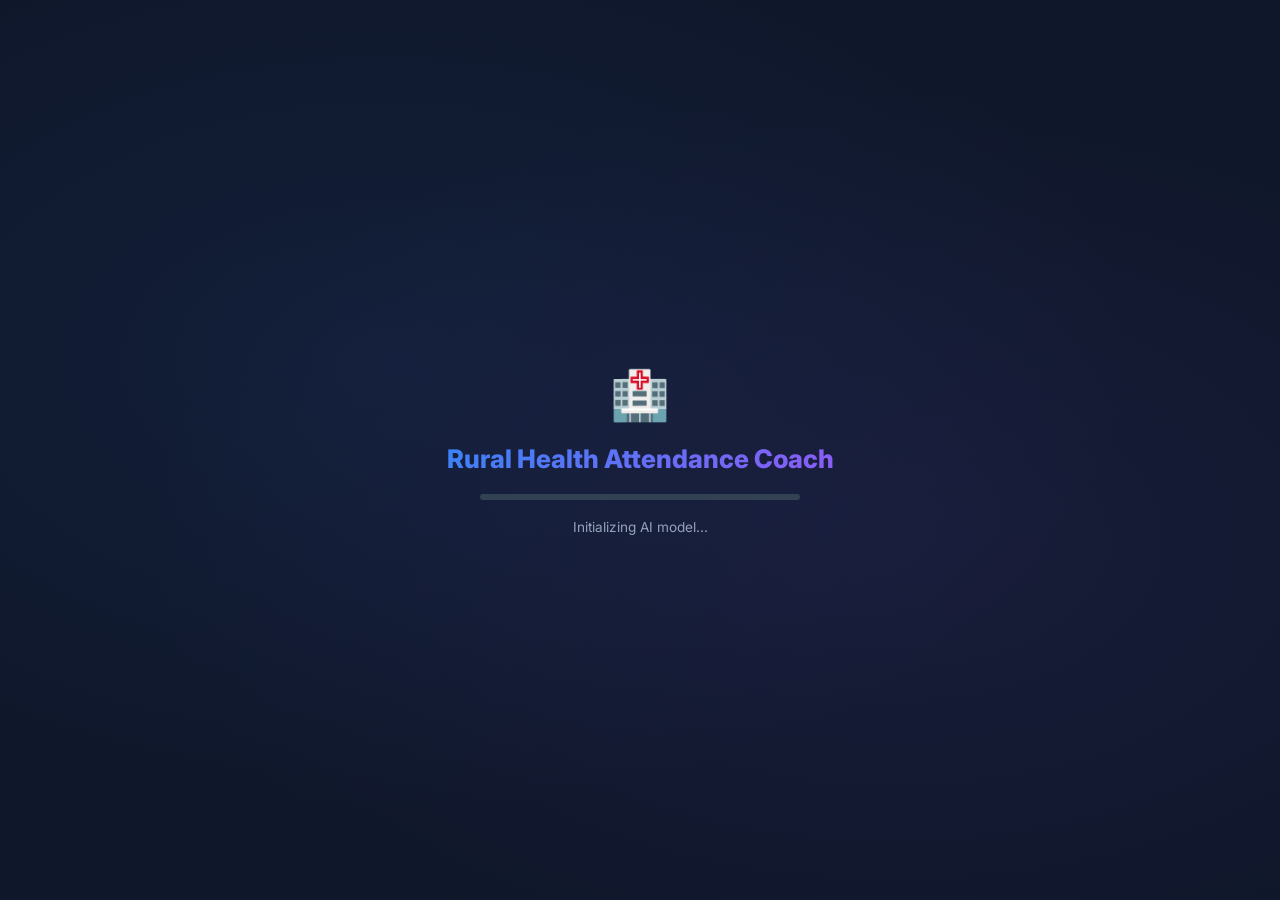
<file: health-attendance/index.html>
<!DOCTYPE html>
<html lang="en">
<head>
  <meta charset="UTF-8">
  <meta name="viewport" content="width=device-width, initial-scale=1.0">
  <title>Rural Health Attendance Coach</title>
  <link rel="preconnect" href="https://fonts.googleapis.com">
  <link rel="preconnect" href="https://fonts.gstatic.com" crossorigin>
  <link href="https://fonts.googleapis.com/css2?family=Inter:wght@400;500;600;700;800&display=swap" rel="stylesheet">
  <style>
    * { margin: 0; padding: 0; box-sizing: border-box; }
    :root {
      --bg: #0f172a; --surface: #1e293b; --surface2: #334155;
      --blue: #3b82f6; --purple: #8b5cf6; --teal: #14b8a6;
      --green: #22c55e; --yellow: #eab308; --red: #ef4444;
      --text: #e2e8f0; --muted: #94a3b8; --dim: #64748b;
    }
    body {
      font-family: 'Inter', system-ui, sans-serif;
      background: var(--bg); color: var(--text);
      height: 100vh; overflow: hidden;
    }

    /* --- Loading --- */
    #loading {
      display: flex; flex-direction: column; align-items: center;
      justify-content: center; height: 100vh; gap: 1.2rem;
      background: radial-gradient(ellipse at 30% 40%, rgba(59,130,246,0.08) 0%, transparent 60%),
                  radial-gradient(ellipse at 70% 60%, rgba(139,92,246,0.08) 0%, transparent 60%);
    }
    .loading-icon { font-size: 3rem; animation: float 3s ease-in-out infinite; }
    @keyframes float {
      0%, 100% { transform: translateY(0); }
      50% { transform: translateY(-10px); }
    }
    #loading h2 {
      font-size: 1.6rem; font-weight: 800;
      background: linear-gradient(135deg, var(--blue), var(--purple), var(--teal));
      background-size: 200% 200%; animation: gradient 3s ease infinite;
      -webkit-background-clip: text; -webkit-text-fill-color: transparent;
    }
    @keyframes gradient {
      0% { background-position: 0% 50%; }
      50% { background-position: 100% 50%; }
      100% { background-position: 0% 50%; }
    }
    #loading-status { color: var(--muted); font-size: 0.85rem; }
    .progress-bar {
      width: 320px; height: 6px; background: var(--surface2);
      border-radius: 3px; overflow: hidden;
    }
    .progress-fill {
      height: 100%; width: 0%;
      background: linear-gradient(90deg, var(--blue), var(--purple), var(--teal));
      background-size: 200% 100%; animation: gradient 2s ease infinite;
      border-radius: 3px; transition: width 0.3s;
    }

    /* --- App layout --- */
    #app {
      display: none; height: 100vh;
      grid-template-columns: 1fr 380px; grid-template-rows: auto 1fr;
    }

    /* --- Header --- */
    .header {
      grid-column: 1 / -1;
      background: linear-gradient(135deg, rgba(59,130,246,0.12), rgba(139,92,246,0.1), rgba(20,184,166,0.08));
      border-bottom: 1px solid rgba(255,255,255,0.06);
      padding: 0.7rem 1.2rem; display: flex; align-items: center;
      justify-content: space-between;
      backdrop-filter: blur(20px);
    }
    .header-left { display: flex; align-items: center; gap: 0.8rem; }
    .header-icon {
      width: 40px; height: 40px; border-radius: 12px;
      background: linear-gradient(135deg, var(--blue), var(--purple));
      display: flex; align-items: center; justify-content: center;
      font-size: 1.2rem; box-shadow: 0 4px 15px rgba(59,130,246,0.3);
    }
    .header h1 {
      font-size: 1.05rem; font-weight: 700;
      background: linear-gradient(135deg, var(--text), #fff);
      -webkit-background-clip: text; -webkit-text-fill-color: transparent;
    }
    .header .subtitle { font-size: 0.7rem; color: var(--muted); }
    .header-badges { display: flex; gap: 0.4rem; align-items: center; }
    .hdr-badge {
      font-size: 0.6rem; padding: 0.2rem 0.5rem; border-radius: 20px;
      font-weight: 600; letter-spacing: 0.02em;
    }
    .hdr-badge.offline { background: rgba(20,184,166,0.15); color: var(--teal); border: 1px solid rgba(20,184,166,0.3); }
    .hdr-badge.ai { background: rgba(139,92,246,0.15); color: var(--purple); border: 1px solid rgba(139,92,246,0.3); }
    .btn-ghost {
      background: rgba(255,255,255,0.06); border: 1px solid rgba(255,255,255,0.1);
      color: var(--text); padding: 0.35rem 0.8rem; border-radius: 8px;
      font-size: 0.75rem; cursor: pointer; font-family: inherit; font-weight: 500;
      transition: all 0.2s;
    }
    .btn-ghost:hover { background: rgba(255,255,255,0.12); border-color: rgba(255,255,255,0.2); }

    /* --- Chat panel --- */
    .chat-panel { display: flex; flex-direction: column; overflow: hidden; }
    .tool-bar {
      padding: 0.35rem 1rem; font-size: 0.68rem; color: var(--dim);
      background: rgba(255,255,255,0.02);
      border-bottom: 1px solid rgba(255,255,255,0.04);
      display: flex; justify-content: space-between; align-items: center;
    }
    .tool-bar .tools { opacity: 0.7; }
    .tool-bar .action-count {
      background: rgba(139,92,246,0.15); color: var(--purple);
      padding: 0.15rem 0.5rem; border-radius: 10px; font-weight: 600;
    }
    #chat-messages {
      flex: 1; overflow-y: auto; padding: 1rem; display: flex;
      flex-direction: column; gap: 0.6rem;
      scrollbar-width: thin; scrollbar-color: var(--surface2) transparent;
    }
    .message {
      max-width: 85%; padding: 0.65rem 0.95rem; border-radius: 16px;
      line-height: 1.55; font-size: 0.88rem; word-wrap: break-word;
      animation: msgIn 0.25s ease-out;
    }
    @keyframes msgIn {
      from { opacity: 0; transform: translateY(8px); }
      to { opacity: 1; transform: translateY(0); }
    }
    .message.user {
      align-self: flex-end;
      background: linear-gradient(135deg, var(--blue), var(--purple));
      color: white; border-bottom-right-radius: 4px;
      box-shadow: 0 2px 10px rgba(59,130,246,0.2);
    }
    .message.assistant {
      align-self: flex-start; background: var(--surface);
      border: 1px solid rgba(255,255,255,0.06);
      border-bottom-left-radius: 4px;
    }
    .message.welcome {
      align-self: center; background: linear-gradient(135deg, rgba(59,130,246,0.08), rgba(139,92,246,0.08));
      border: 1px solid rgba(255,255,255,0.06);
      color: var(--muted); font-size: 0.85rem; text-align: center;
      max-width: 90%; padding: 1.2rem; border-radius: 16px;
    }
    .message.thinking {
      align-self: flex-start; background: var(--surface);
      color: var(--dim); font-style: italic;
      border: 1px solid rgba(255,255,255,0.06);
    }
    .message.thinking::after {
      content: ''; display: inline-block; width: 3px; height: 14px;
      background: var(--purple); margin-left: 4px; vertical-align: middle;
      animation: blink 1s step-end infinite;
    }
    @keyframes blink { 50% { opacity: 0; } }
    .message.tool-call {
      align-self: center; background: rgba(234,179,8,0.08);
      border: 1px solid rgba(234,179,8,0.2);
      color: var(--yellow); font-size: 0.78rem;
      max-width: 90%; text-align: center; border-radius: 10px;
      display: flex; align-items: center; justify-content: center; gap: 0.4rem;
    }
    .message.tool-call::before { content: '⚙️'; }
    .message.tool-result {
      align-self: center; background: rgba(20,184,166,0.06);
      border: 1px solid rgba(20,184,166,0.15);
      color: var(--teal); font-size: 0.76rem;
      max-width: 90%; border-radius: 10px; white-space: pre-wrap;
      font-family: 'SF Mono', 'Cascadia Code', monospace;
    }
    .message.assistant p { margin: 0.3rem 0; }
    .message.assistant strong { color: #f1f5f9; }
    .message.assistant ul, .message.assistant ol { margin: 0.3rem 0; padding-left: 1.4rem; }
    .message.assistant li { margin: 0.15rem 0; }
    .message.assistant code {
      background: rgba(255,255,255,0.08); padding: 0.1rem 0.35rem;
      border-radius: 4px; font-size: 0.88em;
    }

    /* --- Suggested prompts --- */
    .suggestions {
      display: flex; flex-wrap: wrap; gap: 0.4rem; justify-content: center;
      margin-top: 0.6rem;
    }
    .suggestion {
      background: rgba(255,255,255,0.05); border: 1px solid rgba(255,255,255,0.1);
      color: var(--muted); padding: 0.3rem 0.7rem; border-radius: 20px;
      font-size: 0.72rem; cursor: pointer; font-family: inherit;
      transition: all 0.2s;
    }
    .suggestion:hover {
      background: rgba(59,130,246,0.1); border-color: rgba(59,130,246,0.3);
      color: var(--text);
    }

    /* --- Input bar --- */
    .input-bar {
      display: flex; gap: 0.5rem; padding: 0.7rem 1rem;
      background: var(--surface); border-top: 1px solid rgba(255,255,255,0.06);
    }
    .input-bar input {
      flex: 1; padding: 0.6rem 1rem; background: var(--bg);
      border: 1px solid rgba(255,255,255,0.1); border-radius: 12px;
      color: var(--text); font-size: 0.88rem; outline: none;
      font-family: inherit; transition: border-color 0.2s;
    }
    .input-bar input:focus { border-color: var(--blue); box-shadow: 0 0 0 3px rgba(59,130,246,0.1); }
    .input-bar input::placeholder { color: var(--dim); }
    .input-bar button {
      padding: 0.6rem 1.2rem;
      background: linear-gradient(135deg, var(--blue), var(--purple));
      color: white; border: none; border-radius: 12px;
      font-size: 0.88rem; cursor: pointer; font-family: inherit; font-weight: 600;
      transition: all 0.2s; box-shadow: 0 2px 10px rgba(59,130,246,0.3);
    }
    .input-bar button:hover { transform: translateY(-1px); box-shadow: 0 4px 15px rgba(59,130,246,0.4); }
    .input-bar button:disabled { opacity: 0.4; cursor: not-allowed; transform: none; box-shadow: none; }

    /* --- Dashboard panel --- */
    .dashboard {
      background: linear-gradient(180deg, var(--surface) 0%, rgba(30,41,59,0.95) 100%);
      border-left: 1px solid rgba(255,255,255,0.06);
      display: flex; flex-direction: column; overflow: hidden;
    }
    .dash-header {
      padding: 0.8rem 1rem; border-bottom: 1px solid rgba(255,255,255,0.06);
      font-weight: 700; font-size: 0.85rem;
      display: flex; align-items: center; justify-content: space-between;
    }
    .dash-header .live-badge {
      display: flex; align-items: center; gap: 0.35rem;
      background: rgba(34,197,94,0.1); border: 1px solid rgba(34,197,94,0.2);
      padding: 0.2rem 0.6rem; border-radius: 20px; font-size: 0.7rem;
      color: var(--green); font-weight: 600;
    }
    .live-dot {
      width: 6px; height: 6px; background: var(--green); border-radius: 50%;
      animation: pulse 2s infinite;
    }
    @keyframes pulse {
      0%, 100% { opacity: 1; box-shadow: 0 0 0 0 rgba(34,197,94,0.4); }
      50% { opacity: 0.7; box-shadow: 0 0 0 4px rgba(34,197,94,0); }
    }

    /* Stats row */
    .stats-row {
      display: grid; grid-template-columns: repeat(3, 1fr); gap: 0.5rem;
      padding: 0.8rem 1rem;
    }
    .stat-card {
      background: var(--bg); border-radius: 12px; padding: 0.7rem;
      text-align: center; border: 1px solid rgba(255,255,255,0.06);
      position: relative; overflow: hidden;
    }
    .stat-card::before {
      content: ''; position: absolute; top: 0; left: 0; right: 0; height: 2px;
    }
    .stat-card.total::before { background: linear-gradient(90deg, var(--blue), var(--purple)); }
    .stat-card.present::before { background: var(--green); }
    .stat-card.absent::before { background: var(--red); }
    .stat-value {
      font-size: 1.5rem; font-weight: 800; line-height: 1;
    }
    .stat-value.gradient {
      background: linear-gradient(135deg, var(--blue), var(--purple));
      -webkit-background-clip: text; -webkit-text-fill-color: transparent;
    }
    .stat-value.green { color: var(--green); }
    .stat-value.red { color: var(--red); }
    .stat-label {
      font-size: 0.6rem; color: var(--dim); text-transform: uppercase;
      letter-spacing: 0.05em; margin-top: 0.25rem;
    }

    /* Worker table */
    .dash-table-wrap {
      flex: 1; overflow-y: auto; padding: 0 0.8rem 0.8rem;
      scrollbar-width: thin; scrollbar-color: var(--surface2) transparent;
    }
    .dash-table { width: 100%; border-collapse: collapse; font-size: 0.76rem; }
    .dash-table th {
      text-align: left; padding: 0.5rem 0.4rem; color: var(--dim);
      font-size: 0.62rem; text-transform: uppercase; letter-spacing: 0.06em;
      border-bottom: 1px solid rgba(255,255,255,0.08); position: sticky;
      top: 0; background: var(--surface); z-index: 1;
    }
    .dash-table td {
      padding: 0.4rem;
      border-bottom: 1px solid rgba(255,255,255,0.03);
      transition: background 0.15s;
    }
    .dash-table tr:hover td { background: rgba(255,255,255,0.03); }
    .worker-name { font-weight: 600; color: var(--text); }
    .worker-role { color: var(--muted); font-size: 0.7rem; }
    .status-chip {
      display: inline-flex; align-items: center; gap: 0.25rem;
      padding: 0.15rem 0.45rem; border-radius: 10px;
      font-size: 0.65rem; font-weight: 600;
    }
    .status-chip.present { background: rgba(34,197,94,0.12); color: var(--green); }
    .status-chip.absent { background: rgba(239,68,68,0.12); color: var(--red); }
    .status-chip.late { background: rgba(234,179,8,0.12); color: var(--yellow); }
    .status-chip.none { color: var(--dim); font-weight: 400; }
    .status-dot {
      width: 6px; height: 6px; border-radius: 50%; display: inline-block;
    }
    .status-dot.present { background: var(--green); }
    .status-dot.absent { background: var(--red); }
    .status-dot.late { background: var(--yellow); }
    .rate-bar {
      width: 50px; height: 5px; background: rgba(255,255,255,0.06); border-radius: 3px;
      display: inline-block; vertical-align: middle; margin-right: 0.35rem;
      overflow: hidden;
    }
    .rate-bar-fill { height: 100%; border-radius: 3px; transition: width 0.6s ease-out; }
    .rate-high { background: var(--green); }
    .rate-mid { background: var(--yellow); }
    .rate-low { background: var(--red); }
    .rate-text { font-weight: 600; font-size: 0.7rem; }

    /* Alert banner */
    .alert-banner {
      margin: 0 0.8rem 0.6rem; padding: 0.55rem 0.75rem; border-radius: 10px;
      font-size: 0.72rem; display: flex; align-items: center; gap: 0.4rem;
      background: rgba(239,68,68,0.08); border: 1px solid rgba(239,68,68,0.15);
      color: #fca5a5; cursor: pointer; transition: all 0.2s;
    }
    .alert-banner:hover { background: rgba(239,68,68,0.12); }

    /* Update flash */
    @keyframes flash {
      0% { background: rgba(59,130,246,0.15); }
      100% { background: transparent; }
    }
    .flash td { animation: flash 1s ease-out; }
  </style>
</head>
<body>

  <div id="loading">
    <div class="loading-icon">🏥</div>
    <h2>Rural Health Attendance Coach</h2>
    <div class="progress-bar"><div class="progress-fill" id="progress"></div></div>
    <div id="loading-status">Initializing AI model...</div>
  </div>

  <div id="app">
    <div class="header">
      <div class="header-left">
        <div class="header-icon">🏥</div>
        <div>
          <h1>Rural Health Attendance Coach</h1>
          <div class="subtitle">AI-powered health worker tracking · 100% offline</div>
        </div>
      </div>
      <div class="header-badges">
        <span class="hdr-badge offline">✦ Offline-Ready</span>
        <span class="hdr-badge ai">Gemma 2B</span>
        <button class="btn-ghost" id="clear-btn">↻ New Session</button>
      </div>
    </div>

    <div class="chat-panel">
      <div class="tool-bar">
        <span class="tools">Tools: log_attendance · check_attendance · flag_absentees · get_schedule</span>
        <span class="action-count" id="tool-count">0 actions</span>
      </div>
      <div id="chat-messages"></div>
      <div class="input-bar">
        <input type="text" id="input" placeholder="Ask about attendance, log a visit, or flag absentees..." />
        <button id="send">Send ↗</button>
      </div>
    </div>

    <div class="dashboard">
      <div class="dash-header">
        <span style="display:flex;align-items:center;gap:0.5rem;">📊 Attendance Dashboard</span>
        <div class="live-badge"><span class="live-dot"></span> Live</div>
      </div>
      <div class="stats-row">
        <div class="stat-card total">
          <div class="stat-value gradient" id="stat-total">12</div>
          <div class="stat-label">Workers</div>
        </div>
        <div class="stat-card present">
          <div class="stat-value green" id="stat-present">0</div>
          <div class="stat-label">Present</div>
        </div>
        <div class="stat-card absent">
          <div class="stat-value red" id="stat-absent">0</div>
          <div class="stat-label">Absent</div>
        </div>
      </div>
      <div id="alert-area"></div>
      <div style="padding:0 0.8rem 0.4rem; font-size:0.65rem; color:var(--dim);" id="dash-date"></div>
      <div class="dash-table-wrap">
        <table class="dash-table">
          <thead>
            <tr><th>Worker</th><th>Role</th><th>Today</th><th>30-Day Rate</th></tr>
          </thead>
          <tbody id="worker-table"></tbody>
        </table>
      </div>
    </div>
  </div>

  <script type="module">
    import { CreateMLCEngine } from "https://esm.run/@mlc-ai/web-llm";

    // --- Seed data ---
    const WORKERS = [
      { id: 1, name: "Priya Sharma", role: "ANM", district: "Dharwad" },
      { id: 2, name: "Ravi Kumar", role: "ASHA", district: "Dharwad" },
      { id: 3, name: "Sunita Devi", role: "ANM", district: "Hubli" },
      { id: 4, name: "Anil Patil", role: "Pharmacist", district: "Dharwad" },
      { id: 5, name: "Meena Bai", role: "ASHA", district: "Hubli" },
      { id: 6, name: "Rajesh Gowda", role: "Lab Tech", district: "Gadag" },
      { id: 7, name: "Kavitha R", role: "ASHA", district: "Gadag" },
      { id: 8, name: "Deepak Naik", role: "ANM", district: "Dharwad" },
      { id: 9, name: "Lakshmi S", role: "ASHA", district: "Hubli" },
      { id: 10, name: "Venkat Rao", role: "Pharmacist", district: "Gadag" },
      { id: 11, name: "Anjali M", role: "ASHA", district: "Dharwad" },
      { id: 12, name: "Suresh B", role: "Lab Tech", district: "Hubli" },
    ];

    const TODAY = new Date();
    const todayStr = TODAY.toISOString().slice(0, 10);
    const attendance = {};

    // ponytail: generate 30-day history with per-worker reliability bias
    WORKERS.forEach(w => {
      attendance[w.id] = [];
      const reliability = 0.6 + Math.random() * 0.4;
      for (let d = 29; d >= 1; d--) {
        const date = new Date(TODAY);
        date.setDate(date.getDate() - d);
        if (date.getDay() === 0) continue;
        const rand = Math.random();
        let status;
        if (rand < reliability * 0.85) status = "present";
        else if (rand < reliability) status = "late";
        else status = "absent";
        attendance[w.id].push({ date: date.toISOString().slice(0, 10), status });
      }
    });

    function getTodayStatus(id) {
      const rec = attendance[id].find(r => r.date === todayStr);
      return rec ? rec.status : null;
    }

    function get30DayRate(id) {
      const recs = attendance[id];
      if (!recs.length) return 0;
      const ok = recs.filter(r => r.status === "present" || r.status === "late").length;
      return Math.round((ok / recs.length) * 100);
    }

    // --- Tools ---
    function logAttendance(name, status) {
      const w = WORKERS.find(x => x.name.toLowerCase().includes(name.toLowerCase()));
      if (!w) return { text: `Worker "${name}" not found. Available: ${WORKERS.map(x => x.name).join(", ")}` };
      const existing = attendance[w.id].find(r => r.date === todayStr);
      if (existing) existing.status = status;
      else attendance[w.id].push({ date: todayStr, status });
      refreshDashboard(w.id);
      return { text: `Logged ${w.name} as ${status.toUpperCase()} for ${todayStr}. 30-day rate: ${get30DayRate(w.id)}%` };
    }

    function checkAttendance(name) {
      const w = WORKERS.find(x => x.name.toLowerCase().includes(name.toLowerCase()));
      if (!w) return { text: `Worker "${name}" not found.` };
      const ts = getTodayStatus(w.id) || "not logged";
      const last5 = attendance[w.id].slice(-5).map(r => `${r.date}: ${r.status}`).join("\n");
      return { text: `${w.name} (${w.role}, ${w.district})\nToday: ${ts}\n30-day: ${get30DayRate(w.id)}%\n\nRecent:\n${last5}` };
    }

    function flagAbsentees() {
      const flagged = WORKERS.filter(w => get30DayRate(w.id) < 75);
      if (!flagged.length) return { text: "No workers below 75% threshold." };
      return { text: `Below 75%:\n${flagged.map(w => `⚠ ${w.name} (${w.role}, ${w.district}) — ${get30DayRate(w.id)}%`).join("\n")}` };
    }

    function getSchedule(district) {
      const list = district
        ? WORKERS.filter(w => w.district.toLowerCase().includes(district.toLowerCase()))
        : WORKERS;
      if (!list.length) return { text: `No workers in "${district}".` };
      return { text: `${district || "All"} (${todayStr}):\n${list.map(w => `${w.name} | ${w.role} | Today: ${getTodayStatus(w.id) || "—"} | 30d: ${get30DayRate(w.id)}%`).join("\n")}` };
    }

    function executeTool(name, arg) {
      switch (name) {
        case "log_attendance": {
          const [n, s] = arg.split(",").map(x => x.trim());
          return logAttendance(n, s || "present");
        }
        case "check_attendance": return checkAttendance(arg);
        case "flag_absentees": return flagAbsentees();
        case "get_schedule": return getSchedule(arg);
        default: return { text: `Unknown tool: ${name}` };
      }
    }

    function parseToolCall(text) {
      const m = text.match(/\[TOOL\s+(\w+)(?:\s+"([^"]*)")?\]/i);
      return m ? { tool: m[1].toLowerCase(), arg: m[2] || "" } : null;
    }

    // --- Dashboard ---
    function refreshDashboard(flashId) {
      document.getElementById("dash-date").textContent = `Showing data for ${todayStr}`;
      const tbody = document.getElementById("worker-table");
      tbody.innerHTML = "";
      let present = 0, absent = 0;

      WORKERS.forEach(w => {
        const status = getTodayStatus(w.id);
        const rate = get30DayRate(w.id);
        if (status === "present" || status === "late") present++;
        else if (status === "absent") absent++;

        const tr = document.createElement("tr");
        if (w.id === flashId) tr.className = "flash";

        let statusHtml;
        if (status) {
          statusHtml = `<span class="status-chip ${status}"><span class="status-dot ${status}"></span>${status}</span>`;
        } else {
          statusHtml = '<span class="status-chip none">—</span>';
        }
        const rateClass = rate >= 85 ? "rate-high" : rate >= 70 ? "rate-mid" : "rate-low";
        tr.innerHTML = `
          <td class="worker-name">${w.name}</td>
          <td class="worker-role">${w.role}</td>
          <td>${statusHtml}</td>
          <td><span class="rate-bar"><span class="rate-bar-fill ${rateClass}" style="width:${rate}%"></span></span><span class="rate-text">${rate}%</span></td>
        `;
        tbody.appendChild(tr);
      });

      document.getElementById("stat-present").textContent = present;
      document.getElementById("stat-absent").textContent = absent;

      const alertArea = document.getElementById("alert-area");
      const flagged = WORKERS.filter(w => get30DayRate(w.id) < 70);
      alertArea.innerHTML = flagged.length
        ? `<div class="alert-banner" onclick="document.getElementById('input').value='Who needs attention?';document.getElementById('send').click()">⚠️ ${flagged.length} worker${flagged.length > 1 ? "s" : ""} below 70% — click to investigate</div>`
        : "";
    }

    // --- System prompt ---
    const SYSTEM_PROMPT = `You are a Rural Health Attendance Coach — an AI assistant helping district supervisors track community health worker attendance.

AVAILABLE TOOLS:
1. [TOOL log_attendance "worker name, status"] — status: present, absent, late
2. [TOOL check_attendance "worker name"]
3. [TOOL flag_absentees] — workers below 75%
4. [TOOL get_schedule "district"] — leave empty for all

RULES:
- Use the right tool BEFORE answering.
- Output EXACTLY ONE tool call per response, on its own line at the START.
- After receiving results, give helpful analysis (2-4 sentences).
- Suggest practical interventions for chronic absenteeism.
- Be encouraging but honest.

WORKERS: ${WORKERS.map(w => `${w.name} (${w.role}, ${w.district})`).join(", ")}

EXAMPLES:
User: "Mark Priya as present" → [TOOL log_attendance "Priya Sharma, present"]
User: "How is Ravi doing?" → [TOOL check_attendance "Ravi Kumar"]
User: "Who needs attention?" → [TOOL flag_absentees]
User: "Show Dharwad schedule" → [TOOL get_schedule "Dharwad"]`;

    // --- Init ---
    const loadingEl = document.getElementById("loading");
    const appEl = document.getElementById("app");
    const progressEl = document.getElementById("progress");
    const loadingStatus = document.getElementById("loading-status");
    const chatMessages = document.getElementById("chat-messages");
    const inputEl = document.getElementById("input");
    const sendBtn = document.getElementById("send");
    const toolCountEl = document.getElementById("tool-count");

    const engine = await CreateMLCEngine("gemma-2-2b-it-q4f16_1-MLC", {
      initProgressCallback: ({ text, progress }) => {
        loadingStatus.textContent = text;
        if (progress !== undefined) progressEl.style.width = (progress * 100) + "%";
      }
    });

    loadingEl.style.display = "none";
    appEl.style.display = "grid";
    refreshDashboard();

    let chatHistory = [{ role: "system", content: SYSTEM_PROMPT }];
    let generating = false;
    let toolCalls = 0;
    const MAX_TOOL_ROUNDS = 3;

    function addMessage(type, text) {
      const div = document.createElement("div");
      div.className = "message " + type;
      if (type === "welcome") {
        div.innerHTML = text;
      } else {
        div.textContent = text;
      }
      chatMessages.appendChild(div);
      chatMessages.scrollTop = chatMessages.scrollHeight;
      return div;
    }

    function setInputEnabled(on) {
      sendBtn.disabled = !on;
      inputEl.disabled = !on;
      generating = !on;
    }

    async function getModelResponse() {
      const chunks = await engine.chat.completions.create({ messages: chatHistory, stream: true });
      const el = addMessage("assistant", "");
      let reply = "";
      for await (const chunk of chunks) {
        reply += chunk.choices[0]?.delta.content || "";
        el.textContent = reply;
        chatMessages.scrollTop = chatMessages.scrollHeight;
      }
      chatHistory.push({ role: "assistant", content: reply });
      return { reply, el };
    }

    async function sendMessage(userText) {
      chatHistory.push({ role: "user", content: userText });
      addMessage("user", userText);
      setInputEnabled(false);
      const thinkingEl = addMessage("thinking", "Thinking");

      for (let round = 0; round < MAX_TOOL_ROUNDS; round++) {
        if (round > 0) thinkingEl.remove();
        const { reply, el } = await getModelResponse();
        thinkingEl.remove();

        const tc = parseToolCall(reply);
        if (!tc) {
          el.textContent = reply.replace(/\[TOOL\s+[^\]]*\]/gi, "").trim();
          break;
        }

        el.textContent = `${tc.tool}${tc.arg ? ` → "${tc.arg}"` : ""}`;
        el.className = "message tool-call";
        toolCalls++;
        toolCountEl.textContent = `${toolCalls} action${toolCalls !== 1 ? "s" : ""}`;

        const result = executeTool(tc.tool, tc.arg);
        addMessage("tool-result", result.text);

        chatHistory.push({
          role: "user",
          content: `[TOOL RESULT]\n${result.text}\n[/TOOL RESULT]\n\nRespond based on this data. Be helpful and suggest next steps. Do not call another tool unless you need different information.`
        });
      }

      setInputEnabled(true);
      inputEl.focus();
    }

    // Welcome + suggestions
    addMessage("welcome", `
      <div style="font-size:1.3rem;margin-bottom:0.5rem;">👋</div>
      <strong style="color:var(--text);">Rural Health Attendance Coach</strong><br>
      <span style="font-size:0.8rem;">I help you track health worker attendance, flag absentees, and plan follow-ups — all offline.</span>
      <div class="suggestions">
        <button class="suggestion" data-msg="Mark Priya as present today">✅ Log attendance</button>
        <button class="suggestion" data-msg="Who needs attention?">⚠️ Flag absentees</button>
        <button class="suggestion" data-msg="Show me the Dharwad schedule">📋 View schedule</button>
        <button class="suggestion" data-msg="How is Ravi Kumar doing?">👤 Check worker</button>
      </div>
    `);

    // Suggestion clicks
    chatMessages.addEventListener("click", (e) => {
      const btn = e.target.closest(".suggestion");
      if (btn && !generating) {
        inputEl.value = btn.dataset.msg;
        sendBtn.click();
      }
    });

    inputEl.focus();

    sendBtn.addEventListener("click", () => {
      const text = inputEl.value.trim();
      if (text && !generating) { inputEl.value = ""; sendMessage(text); }
    });
    inputEl.addEventListener("keydown", (e) => {
      if (e.key === "Enter" && !generating) sendBtn.click();
    });
    document.getElementById("clear-btn").addEventListener("click", () => {
      chatHistory = [{ role: "system", content: SYSTEM_PROMPT }];
      chatMessages.innerHTML = "";
      toolCalls = 0;
      toolCountEl.textContent = "0 actions";
      addMessage("welcome", `
        <div style="font-size:1.3rem;margin-bottom:0.5rem;">👋</div>
        <strong style="color:var(--text);">Rural Health Attendance Coach</strong><br>
        <span style="font-size:0.8rem;">I help you track health worker attendance, flag absentees, and plan follow-ups — all offline.</span>
        <div class="suggestions">
          <button class="suggestion" data-msg="Mark Priya as present today">✅ Log attendance</button>
          <button class="suggestion" data-msg="Who needs attention?">⚠️ Flag absentees</button>
          <button class="suggestion" data-msg="Show me the Dharwad schedule">📋 View schedule</button>
          <button class="suggestion" data-msg="How is Ravi Kumar doing?">👤 Check worker</button>
        </div>
      `);
      inputEl.focus();
    });
  </script>
</body>
</html>
</file>
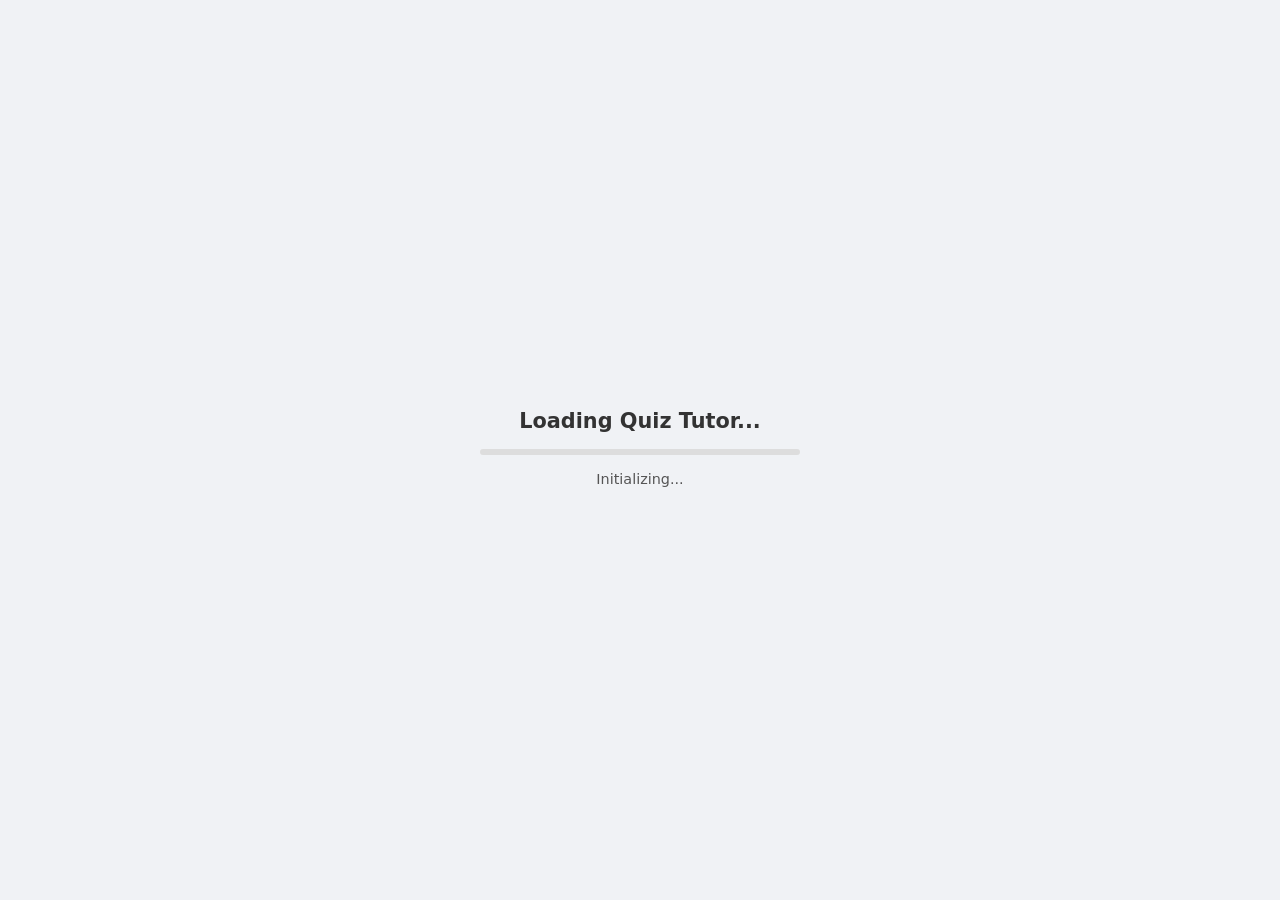
<file: quiz-tutor/index.html>
<!DOCTYPE html>
<html lang="en">
<head>
  <meta charset="UTF-8">
  <meta name="viewport" content="width=device-width, initial-scale=1.0">
  <title>Quiz Tutor</title>
  <link rel="stylesheet" href="style.css">
  <style>
    .score-bar {
      background: #1a73e8;
      color: white;
      text-align: center;
      padding: 0.4rem;
      font-size: 0.85rem;
      font-weight: 600;
    }
    .message.correct { border-left: 4px solid #0d9488; }
    .message.wrong { border-left: 4px solid #dc2626; }
  </style>
</head>
<body>

  <div id="loading">
    <h2>Loading Quiz Tutor...</h2>
    <div class="progress-bar"><div class="progress-fill" id="progress"></div></div>
    <div id="loading-status">Initializing...</div>
  </div>

  <div id="app">
    <div class="header">
      <h1>Quiz Tutor</h1>
      <button id="clear-btn">New Quiz</button>
    </div>
    <div class="score-bar" id="score-bar">Score: 0 / 0</div>
    <div id="chat-messages"></div>
    <div class="input-bar">
      <input type="text" id="input" placeholder="Pick a topic or answer a question..." />
      <button id="send">Send</button>
    </div>
  </div>

  <script type="module">
    import { CreateMLCEngine } from "https://esm.run/@mlc-ai/web-llm";

    const SYSTEM_PROMPT = `You are a quiz tutor. The user will pick a topic and you will quiz them.

Rules:
- Ask ONE question at a time with 4 options (A, B, C, D).
- Wait for the user to answer before moving on.
- When the user answers, tell them if they are correct or wrong and briefly explain why.
- Include the marker [CORRECT] in your response if they got it right.
- Include the marker [WRONG] in your response if they got it wrong.
- After explaining, immediately ask the next question.
- Keep questions varied in difficulty.
- Be encouraging and educational.`;

    const WELCOME = "Hi! I'm your Quiz Tutor. Pick any topic — history, science, geography, movies, anything — and I'll quiz you!";

    const loadingEl = document.getElementById("loading");
    const appEl = document.getElementById("app");
    const progressEl = document.getElementById("progress");
    const loadingStatus = document.getElementById("loading-status");
    const chatMessages = document.getElementById("chat-messages");
    const inputEl = document.getElementById("input");
    const sendBtn = document.getElementById("send");
    const clearBtn = document.getElementById("clear-btn");
    const scoreBar = document.getElementById("score-bar");

    const engine = await CreateMLCEngine("gemma-2-2b-it-q4f16_1-MLC", {
      initProgressCallback: ({ text, progress }) => {
        loadingStatus.textContent = text;
        if (progress !== undefined) progressEl.style.width = (progress * 100) + "%";
      }
    });

    loadingEl.style.display = "none";
    appEl.style.display = "flex";

    let chatHistory = [{ role: "system", content: SYSTEM_PROMPT }];
    let generating = false;
    let correct = 0;
    let total = 0;

    function updateScore() {
      scoreBar.textContent = `Score: ${correct} / ${total}`;
    }

    function addMessage(type, text) {
      const div = document.createElement("div");
      div.className = "message " + type;
      div.textContent = text;
      chatMessages.appendChild(div);
      chatMessages.scrollTop = chatMessages.scrollHeight;
      return div;
    }

    function setInputEnabled(enabled) {
      sendBtn.disabled = !enabled;
      inputEl.disabled = !enabled;
      generating = !enabled;
    }

    function onReply(text, el) {
      if (/\[CORRECT\]/i.test(text)) {
        correct++;
        total++;
        el.classList.add("correct");
      } else if (/\[WRONG\]/i.test(text)) {
        total++;
        el.classList.add("wrong");
      }
      updateScore();
      // ponytail: strip markers from displayed text
      el.textContent = text.replace(/\[(CORRECT|WRONG)\]/gi, "").trim();
    }

    async function sendMessage(userText) {
      chatHistory.push({ role: "user", content: userText });
      addMessage("user", userText);
      setInputEnabled(false);
      const thinkingEl = addMessage("thinking", "Thinking...");

      const chunks = await engine.chat.completions.create({
        messages: chatHistory,
        stream: true,
      });

      thinkingEl.remove();
      const assistantEl = addMessage("assistant", "");

      let reply = "";
      for await (const chunk of chunks) {
        reply += chunk.choices[0]?.delta.content || "";
        assistantEl.textContent = reply;
        chatMessages.scrollTop = chatMessages.scrollHeight;
      }

      chatHistory.push({ role: "assistant", content: reply });
      onReply(reply, assistantEl);
      setInputEnabled(true);
      inputEl.focus();
    }

    addMessage("welcome", WELCOME);
    inputEl.focus();

    sendBtn.addEventListener("click", () => {
      const text = inputEl.value.trim();
      if (text && !generating) { inputEl.value = ""; sendMessage(text); }
    });
    inputEl.addEventListener("keydown", (e) => {
      if (e.key === "Enter" && !generating) sendBtn.click();
    });
    clearBtn.addEventListener("click", () => {
      chatHistory = [{ role: "system", content: SYSTEM_PROMPT }];
      chatMessages.innerHTML = "";
      correct = 0; total = 0; updateScore();
      addMessage("welcome", WELCOME);
      inputEl.focus();
    });
  </script>
</body>
</html>
</file>
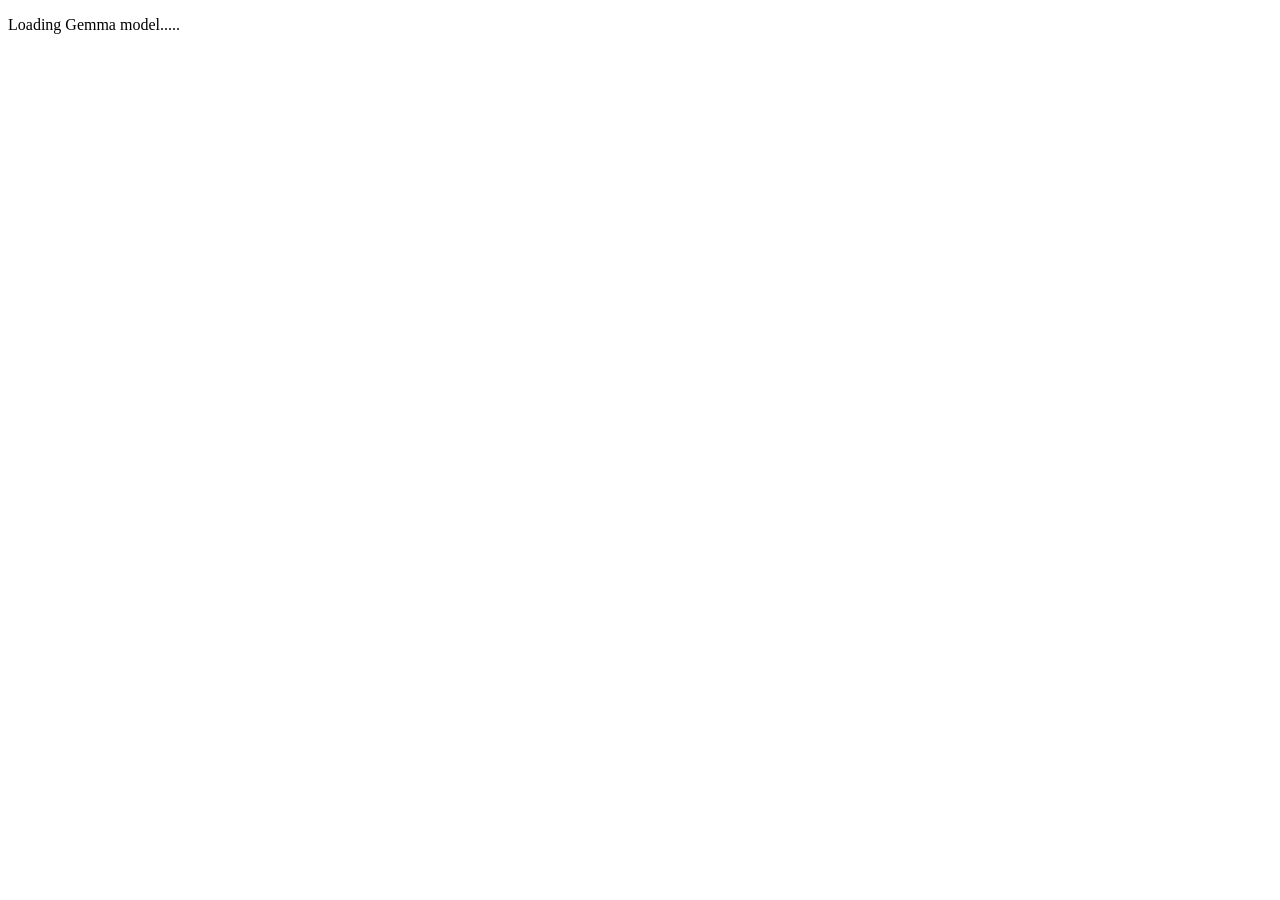
<file: basic.html>
<!doctype html>
<html lang="en">
  <head>
    <meta charset="UTF-8" />
    <meta name="viewport" content="width=device-width, initial-scale=1.0" />
    <title>Document</title>
  </head>
  <body>
    <p id="status">Loading Gemma model.....</p>
    <script type="module">
      import { CreateMLCEngine } from 'https://esm.run/@mlc-ai/web-llm'

      const statusEl = document.getElementById('status')
      const engine = await CreateMLCEngine('gemma-2-2b-it-q4f16_1-MLC', {
        initProgressCallback: ({ text, progress }) => {
          statusEl.textContent = text
        },
      })
      statusEl.textContent = 'Model ready!'
      await new Promise(requestAnimationFrame) // let the browser paint before the blocking inference call

      const response = await engine.chat.completions.create({
        messages: [{ role: 'user', content: 'What is WebGPU?' }],
      })

      console.log(response.choices[0].message.content)
    </script>
  </body>
</html>
</file>
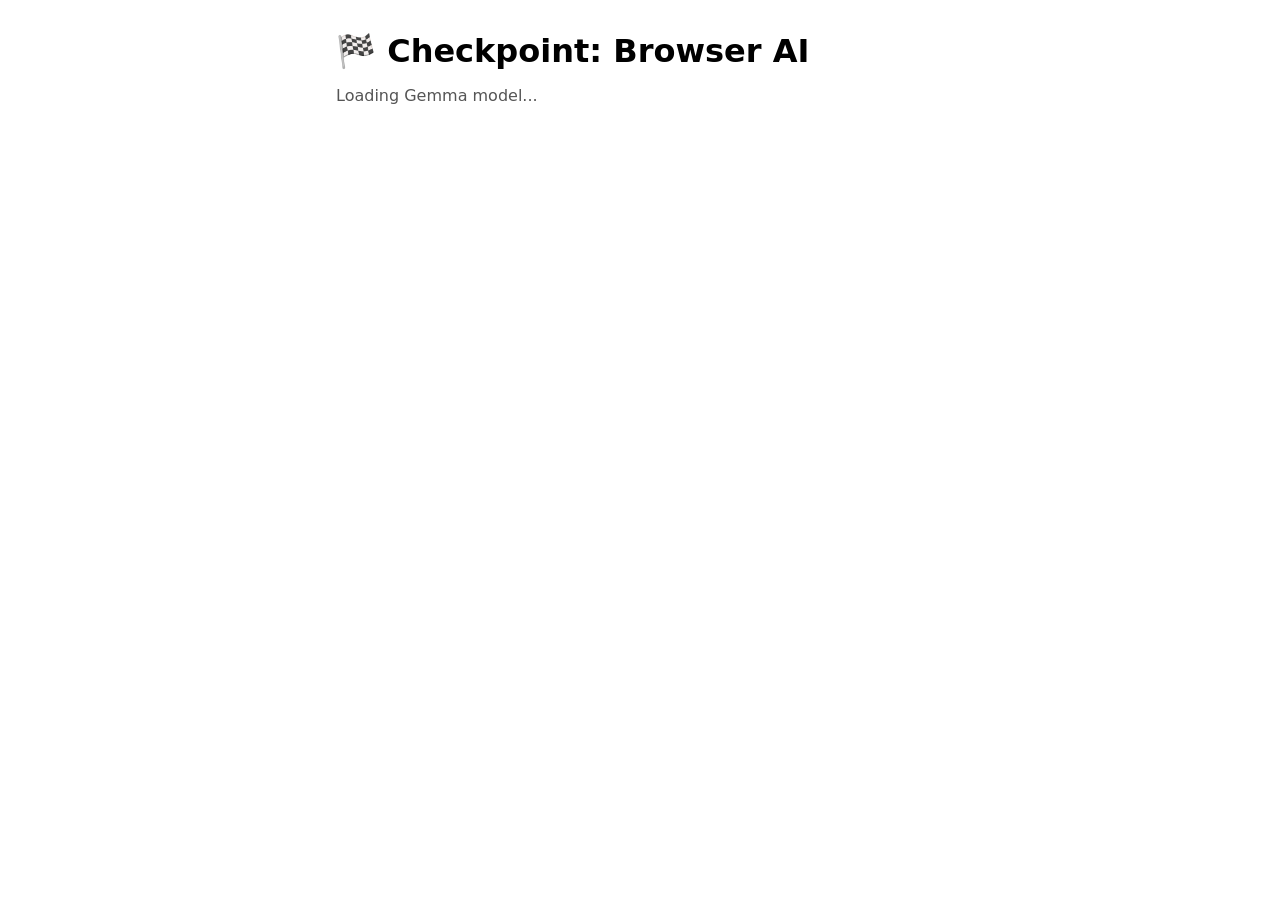
<file: checkpoint.html>
<!DOCTYPE html>
<html lang="en">
<head>
  <meta charset="UTF-8">
  <meta name="viewport" content="width=device-width, initial-scale=1.0">
  <title>Browser AI with Gemma</title>
  <style>
    * { margin: 0; padding: 0; box-sizing: border-box; }
    body { font-family: system-ui, sans-serif; max-width: 640px; margin: 2rem auto; padding: 0 1rem; }
    h1 { margin-bottom: 1rem; }
    #status { color: #555; margin-bottom: 1rem; min-height: 1.4em; }
    #status.ready { color: #0d9488; font-weight: 600; }
    #chat-log { white-space: pre-wrap; line-height: 1.6; margin-bottom: 1rem; }
    .user { color: #2563eb; }
    .assistant { color: #333; }
    .controls { display: flex; gap: 0.5rem; }
    input { flex: 1; padding: 0.5rem; font-size: 1rem; border: 1px solid #ccc; border-radius: 6px; }
    button { padding: 0.5rem 1rem; font-size: 1rem; border: none; border-radius: 6px; background: #4285f4; color: white; cursor: pointer; }
    button:disabled { opacity: 0.5; cursor: not-allowed; }
  </style>
</head>
<body>
  <h1>🏁 Checkpoint: Browser AI</h1>
  <p id="status">Loading Gemma model...</p>
  <div id="chat-log"></div>
  <div class="controls" id="controls" style="display:none;">
    <input type="text" id="input" placeholder="Type a message..." />
    <button id="send">Send</button>
  </div>

  <script type="module">
    import { CreateMLCEngine } from "https://esm.run/@mlc-ai/web-llm";

    const statusEl = document.getElementById("status");
    const chatLog = document.getElementById("chat-log");
    const controlsEl = document.getElementById("controls");
    const inputEl = document.getElementById("input");
    const sendBtn = document.getElementById("send");

    // --- 1. Load the model ---
    const engine = await CreateMLCEngine("gemma-2-2b-it-q4f16_1-MLC", {
      initProgressCallback: ({ text }) => {
        statusEl.textContent = text;
      }
    });
    statusEl.textContent = "Model ready!";
    statusEl.className = "ready";
    controlsEl.style.display = "flex";
    inputEl.focus();

    // --- 2. Chat history with a system prompt (persona) ---
    const chatHistory = [
      {
        role: "system",
        content: "You are a 5-year old. Keep your responses concise — two to three sentences unless asked for more detail."
      }
    ];

    // --- 3. Send a message and stream the response ---
    async function sendMessage(userText) {
      chatHistory.push({ role: "user", content: userText });

      const userLine = document.createElement("div");
      userLine.className = "user";
      userLine.textContent = "You: " + userText;
      chatLog.appendChild(userLine);

      const assistantLine = document.createElement("div");
      assistantLine.className = "assistant";
      assistantLine.textContent = "Gemma: ";
      chatLog.appendChild(assistantLine);

      sendBtn.disabled = true;
      inputEl.disabled = true;

      const chunks = await engine.chat.completions.create({
        messages: chatHistory,
        stream: true,
      });

      let assistantReply = "";
      for await (const chunk of chunks) {
        assistantReply += chunk.choices[0]?.delta.content || "";
        assistantLine.textContent = "Gemma: " + assistantReply;
      }

      chatHistory.push({ role: "assistant", content: assistantReply });
      sendBtn.disabled = false;
      inputEl.disabled = false;
      inputEl.focus();
    }

    // --- 4. Wire up the UI ---
    sendBtn.addEventListener("click", () => {
      const text = inputEl.value.trim();
      if (text) { inputEl.value = ""; sendMessage(text); }
    });
    inputEl.addEventListener("keydown", (e) => {
      if (e.key === "Enter" && !sendBtn.disabled) sendBtn.click();
    });
  </script>
</body>
</html>
</file>
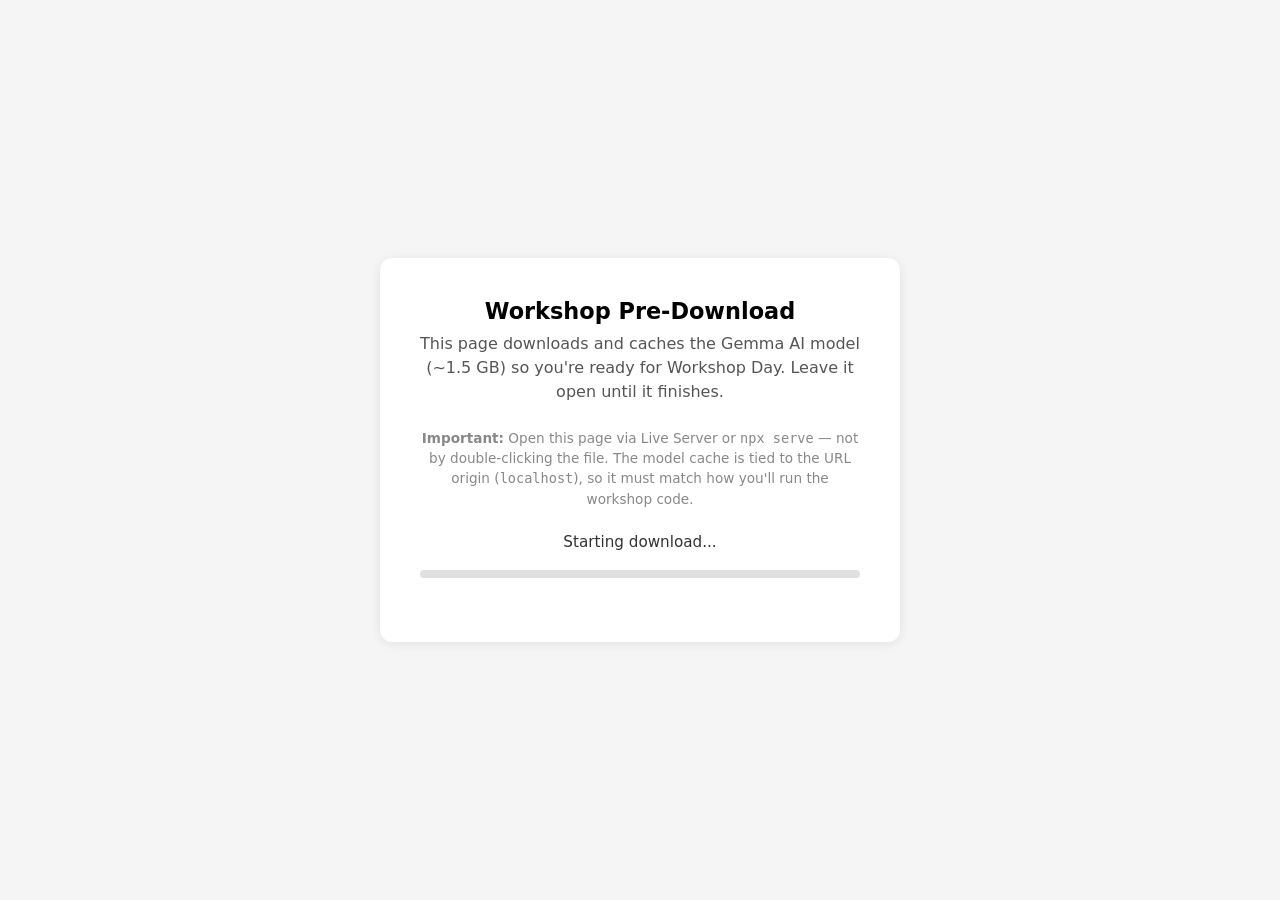
<file: precache.html>
<!DOCTYPE html>
<html lang="en">
<head>
  <meta charset="UTF-8">
  <meta name="viewport" content="width=device-width, initial-scale=1.0">
  <title>Pre-Download: Gemma Model</title>
  <style>
    * { margin: 0; padding: 0; box-sizing: border-box; }
    body { font-family: system-ui, sans-serif; display: flex; justify-content: center; align-items: center; min-height: 100vh; background: #f5f5f5; padding: 2rem; }
    .card { background: white; border-radius: 12px; padding: 2.5rem; max-width: 520px; width: 100%; box-shadow: 0 2px 12px rgba(0,0,0,0.08); text-align: center; }
    h1 { font-size: 1.4rem; margin-bottom: 0.5rem; }
    p { color: #555; margin-bottom: 1.5rem; line-height: 1.5; }
    #status { font-size: 0.95rem; color: #333; min-height: 1.4em; margin-bottom: 1rem; }
    .progress-bar { width: 100%; height: 8px; background: #e0e0e0; border-radius: 4px; overflow: hidden; margin-bottom: 1rem; }
    .progress-fill { height: 100%; width: 0%; background: #4285f4; border-radius: 4px; transition: width 0.3s; }
    .done { color: #0d9488; font-weight: 600; }
    .error { color: #dc2626; }
  </style>
</head>
<body>
  <div class="card">
    <h1>Workshop Pre-Download</h1>
    <p>This page downloads and caches the Gemma AI model (~1.5 GB) so you're ready for Workshop Day. Leave it open until it finishes.</p>
    <p style="font-size:0.85rem; color:#888;"><strong>Important:</strong> Open this page via Live Server or <code>npx serve</code> — not by double-clicking the file. The model cache is tied to the URL origin (<code>localhost</code>), so it must match how you'll run the workshop code.</p>
    <div id="status">Starting download...</div>
    <div class="progress-bar"><div class="progress-fill" id="progress"></div></div>
    <p id="result"></p>
  </div>
  <script type="module">
    import { CreateMLCEngine } from "https://esm.run/@mlc-ai/web-llm";

    const statusEl = document.getElementById("status");
    const progressEl = document.getElementById("progress");
    const resultEl = document.getElementById("result");

    try {
      const engine = await CreateMLCEngine("gemma-2-2b-it-q4f16_1-MLC", {
        initProgressCallback: ({ text, progress }) => {
          statusEl.textContent = text;
          if (progress !== undefined) {
            progressEl.style.width = (progress * 100) + "%";
          }
        }
      });
      statusEl.className = "done";
      statusEl.textContent = "Model cached! You're all set for the workshop.";
      progressEl.style.width = "100%";
      progressEl.style.background = "#0d9488";
      resultEl.textContent = "You can close this tab. The model will load instantly on Workshop Day.";
    } catch (e) {
      statusEl.className = "error";
      statusEl.textContent = "Download failed: " + e.message;
      resultEl.textContent = "Try using Chrome or Edge. Check chrome://gpu for WebGPU support.";
    }
  </script>
</body>
</html>
</file>
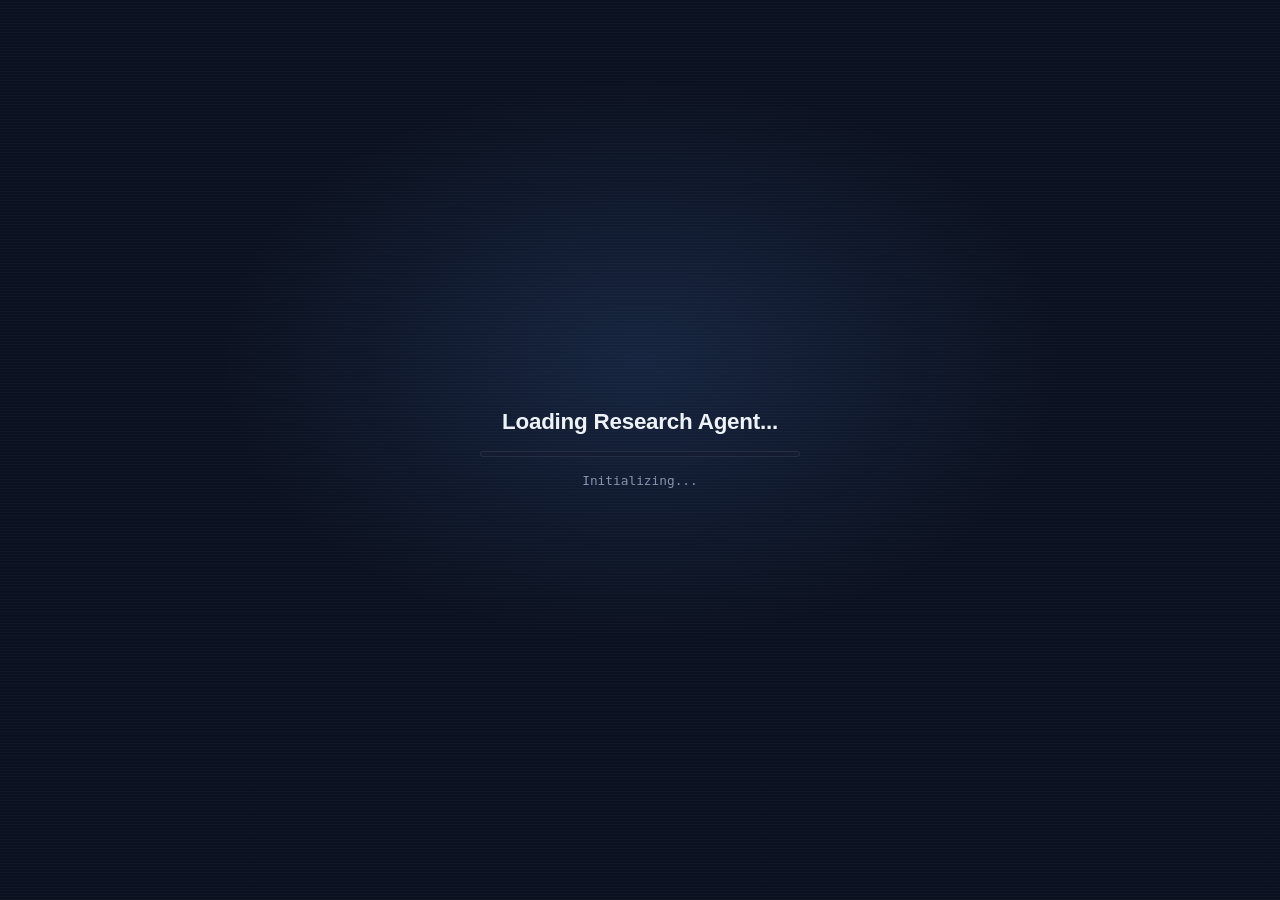
<file: research-agent.html>
<!DOCTYPE html>
<html lang="en">
<head>
  <meta charset="UTF-8">
  <meta name="viewport" content="width=device-width, initial-scale=1.0">
  <title>Research Agent</title>
  <link rel="stylesheet" href="style.css">
  <style>
    .tool-bar {
      background: #1a73e8;
      color: white;
      display: flex;
      justify-content: space-between;
      padding: 0.4rem 1rem;
      font-size: 0.85rem;
      font-weight: 600;
    }
    .message.tool-call {
      align-self: center;
      background: #fef3c7;
      color: #92400e;
      font-size: 0.82rem;
      font-style: italic;
      max-width: 90%;
      text-align: center;
      border-radius: 6px;
    }
    .message.tool-result {
      align-self: center;
      background: #ecfdf5;
      color: #065f46;
      font-size: 0.82rem;
      max-width: 90%;
      border-radius: 6px;
      white-space: pre-wrap;
    }
    .message.tool-image {
      align-self: center;
      background: transparent;
      padding: 0;
      max-width: 60%;
    }
    .message.tool-image img {
      max-width: 100%;
      display: block;
      border-radius: 8px;
      box-shadow: 0 1px 4px rgba(0,0,0,0.15);
    }
    .sources {
      padding: 0.4rem 1rem;
      background: #f8fafc;
      border-bottom: 1px solid #e2e8f0;
      max-height: 120px;
      overflow-y: auto;
    }
    .sources a {
      display: block;
      font-size: 0.8rem;
      color: #1a73e8;
      text-decoration: none;
      padding: 0.15rem 0;
      overflow: hidden;
      text-overflow: ellipsis;
      white-space: nowrap;
    }
    .sources a:hover { text-decoration: underline; }
    .sources-label {
      font-size: 0.7rem;
      text-transform: uppercase;
      color: #94a3b8;
      font-weight: 600;
      letter-spacing: 0.05em;
      margin-bottom: 0.2rem;
    }
    /* Markdown inside assistant messages */
    .message.assistant p { margin: 0.3rem 0; }
    .message.assistant p:first-child { margin-top: 0; }
    .message.assistant p:last-child { margin-bottom: 0; }
    .message.assistant strong { font-weight: 600; }
    .message.assistant ul, .message.assistant ol { margin: 0.3rem 0; padding-left: 1.4rem; }
    .message.assistant li { margin: 0.15rem 0; }
    .message.assistant code {
      background: rgba(0,0,0,0.06);
      padding: 0.1rem 0.3rem;
      border-radius: 3px;
      font-size: 0.88em;
    }
    .message.assistant pre {
      background: #f1f5f9;
      padding: 0.5rem;
      border-radius: 6px;
      overflow-x: auto;
      margin: 0.3rem 0;
    }
    .message.assistant pre code { background: none; padding: 0; }
    .message.assistant a { color: #1a73e8; text-decoration: underline; }
    .message.assistant h1, .message.assistant h2, .message.assistant h3 {
      font-size: 0.95rem;
      font-weight: 600;
      margin: 0.4rem 0 0.2rem;
    }
    .message.assistant table { border-collapse: collapse; margin: 0.3rem 0; font-size: 0.88rem; }
    .message.assistant th, .message.assistant td { border: 1px solid #ddd; padding: 0.25rem 0.5rem; }
    .message.assistant th { background: #f5f5f5; }
  </style>
</head>
<body>

  <div id="loading">
    <h2>Loading Research Agent...</h2>
    <div class="progress-bar"><div class="progress-fill" id="progress"></div></div>
    <div id="loading-status">Initializing...</div>
  </div>

  <div id="app">
    <div class="header">
      <h1>Research Agent</h1>
      <button id="clear-btn">New Research</button>
    </div>
    <div class="tool-bar">
      <span>Tools: Wikipedia, Weather, Calculator, DateTime</span>
      <span id="tool-count">0 tool calls</span>
    </div>
    <div class="sources" id="sources" style="display:none;">
      <div class="sources-label">Sources</div>
    </div>
    <div id="chat-messages"></div>
    <div class="input-bar">
      <input type="text" id="input" placeholder="Ask me anything — I can search Wikipedia..." />
      <button id="send">Send</button>
    </div>
  </div>

  <script type="module">
    import { CreateMLCEngine } from "https://esm.run/@mlc-ai/web-llm";
    import { marked } from "https://esm.run/marked";
    import DOMPurify from "https://esm.run/dompurify";

    marked.setOptions({ breaks: true, gfm: true });

    const SYSTEM_PROMPT = `You are a research agent with access to tools. You can use tools to look up information before answering.

AVAILABLE TOOLS:
1. Wikipedia search: [TOOL wikipedia "search query"]
2. Calculator: [TOOL calc "math expression"]
3. Current date/time: [TOOL datetime]
4. Weather: [TOOL weather "city name"]

RULES:
- When the user asks a factual question, USE a tool first — do not guess.
- Output EXACTLY ONE tool call per response when you need information.
- Put the tool call on its own line at the START of your response, before any other text.
- After you receive tool results, answer the user's question using those results.
- You may do multiple rounds of tool calls if you need more information.
- If the tool returns useful info, cite it naturally in your answer.
- For simple greetings, opinions, or conversational messages, just respond normally — no tool needed.
- For math questions, use the calc tool.
- For weather questions, use the weather tool with a city name.
- Keep final answers concise — 2-4 sentences with the key facts.

EXAMPLES:
User: "What is the population of Japan?"
You: [TOOL wikipedia "Japan population"]

User: "What's the weather in Paris?"
You: [TOOL weather "Paris"]

(After receiving results, you answer using the data.)`;

    const WELCOME = "I'm a research agent with access to Wikipedia, a calculator, and date/time. Ask me anything factual and I'll look it up — no guessing!";

    const loadingEl = document.getElementById("loading");
    const appEl = document.getElementById("app");
    const progressEl = document.getElementById("progress");
    const loadingStatus = document.getElementById("loading-status");
    const chatMessages = document.getElementById("chat-messages");
    const inputEl = document.getElementById("input");
    const sendBtn = document.getElementById("send");
    const clearBtn = document.getElementById("clear-btn");
    const toolCountEl = document.getElementById("tool-count");
    const sourcesEl = document.getElementById("sources");

    const engine = await CreateMLCEngine("gemma-2-2b-it-q4f16_1-MLC", {
      initProgressCallback: ({ text, progress }) => {
        loadingStatus.textContent = text;
        if (progress !== undefined) progressEl.style.width = (progress * 100) + "%";
      }
    });

    loadingEl.style.display = "none";
    appEl.style.display = "flex";

    let chatHistory = [{ role: "system", content: SYSTEM_PROMPT }];
    let generating = false;
    let toolCalls = 0;
    const MAX_TOOL_ROUNDS = 3; // ponytail: prevent infinite loops if model keeps calling tools

    // --- Tools ---

    async function searchWikipedia(query) {
      const url = `https://en.wikipedia.org/w/api.php?action=query&list=search&srsearch=${encodeURIComponent(query)}&srlimit=3&format=json&origin=*`;
      const res = await fetch(url);
      const data = await res.json();
      const results = data.query?.search || [];
      if (results.length === 0) return { text: "No Wikipedia results found.", url: null };

      const title = results[0].title;
      const pageUrl = `https://en.wikipedia.org/wiki/${encodeURIComponent(title.replace(/ /g, "_"))}`;

      const extractRes = await fetch(
        `https://en.wikipedia.org/w/api.php?action=query&titles=${encodeURIComponent(title)}&prop=extracts|pageimages&exintro=1&explaintext=1&piprop=thumbnail&pithumbsize=400&format=json&origin=*`
      );
      const extractData = await extractRes.json();
      const pages = extractData.query?.pages || {};
      const page = Object.values(pages)[0];
      const extract = page?.extract || "No extract available.";
      const image = page?.thumbnail?.source || null;

      // ponytail: truncate to ~500 chars so we don't blow the context window
      const truncated = extract.length > 500 ? extract.slice(0, 500) + "..." : extract;
      return { text: `Wikipedia: ${title}\n${truncated}`, url: pageUrl, title, image };
    }

    function calculate(expr) {
      try {
        // ponytail: only allow math chars to avoid code injection
        const sanitized = expr.replace(/[^0-9+\-*/().%^ ]/g, "");
        const result = Function(`"use strict"; return (${sanitized.replace(/\^/g, "**")})`)();
        return { text: `${expr} = ${result}` };
      } catch {
        return { text: `Could not calculate: ${expr}` };
      }
    }

    function getDateTime() {
      return { text: `Current date and time: ${new Date().toLocaleString()}` };
    }

    const WMO_CODES = {
      0: "Clear sky", 1: "Mainly clear", 2: "Partly cloudy", 3: "Overcast",
      45: "Foggy", 48: "Rime fog", 51: "Light drizzle", 53: "Drizzle",
      55: "Heavy drizzle", 61: "Light rain", 63: "Rain", 65: "Heavy rain",
      71: "Light snow", 73: "Snow", 75: "Heavy snow", 77: "Snow grains",
      80: "Light showers", 81: "Showers", 82: "Heavy showers",
      85: "Light snow showers", 86: "Heavy snow showers",
      95: "Thunderstorm", 96: "Thunderstorm with hail", 99: "Severe thunderstorm"
    };

    async function getWeather(city) {
      try {
        const geoRes = await fetch(
          `https://geocoding-api.open-meteo.com/v1/search?name=${encodeURIComponent(city)}&count=1&language=en&format=json`
        );
        const geoData = await geoRes.json();
        const loc = geoData.results?.[0];
        if (!loc) return { text: `Could not find location: ${city}` };

        const wxRes = await fetch(
          `https://api.open-meteo.com/v1/forecast?latitude=${loc.latitude}&longitude=${loc.longitude}&current=temperature_2m,relative_humidity_2m,wind_speed_10m,weather_code&timezone=auto`
        );
        const wx = await wxRes.json();
        const c = wx.current;
        const condition = WMO_CODES[c.weather_code] || "Unknown";

        return {
          text: `Weather in ${loc.name}, ${loc.country}:\n` +
                `Condition: ${condition}\n` +
                `Temperature: ${c.temperature_2m}°C\n` +
                `Humidity: ${c.relative_humidity_2m}%\n` +
                `Wind: ${c.wind_speed_10m} km/h`
        };
      } catch (e) {
        return { text: `Weather lookup failed: ${e.message}` };
      }
    }

    async function executeTool(toolName, toolArg) {
      switch (toolName) {
        case "wikipedia": return await searchWikipedia(toolArg);
        case "calc": return calculate(toolArg);
        case "datetime": return getDateTime();
        case "weather": return await getWeather(toolArg);
        default: return { text: `Unknown tool: ${toolName}` };
      }
    }

    function parseToolCall(text) {
      const match = text.match(/\[TOOL\s+(\w+)(?:\s+"([^"]*)")?\]/i);
      if (!match) return null;
      return { tool: match[1].toLowerCase(), arg: match[2] || "" };
    }

    function addSource(url, title) {
      if (!url) return;
      sourcesEl.style.display = "block";
      const link = document.createElement("a");
      link.href = url;
      link.target = "_blank";
      link.textContent = title || url;
      sourcesEl.appendChild(link);
    }

    // --- Markdown ---

    function renderMarkdown(text) {
      return DOMPurify.sanitize(marked.parse(text));
    }

    // --- Chat ---

    function addMessage(type, text) {
      const div = document.createElement("div");
      div.className = "message " + type;
      if (type === "assistant") {
        div.innerHTML = renderMarkdown(text);
      } else {
        div.textContent = text;
      }
      chatMessages.appendChild(div);
      chatMessages.scrollTop = chatMessages.scrollHeight;
      return div;
    }

    function addImage(src, alt) {
      const div = document.createElement("div");
      div.className = "message tool-image";
      const img = document.createElement("img");
      img.src = src;
      img.alt = alt || "";
      img.loading = "lazy";
      div.appendChild(img);
      chatMessages.appendChild(div);
      chatMessages.scrollTop = chatMessages.scrollHeight;
      return div;
    }

    function setInputEnabled(enabled) {
      sendBtn.disabled = !enabled;
      inputEl.disabled = !enabled;
      generating = !enabled;
    }

    async function getModelResponse() {
      const chunks = await engine.chat.completions.create({
        messages: chatHistory,
        stream: true,
      });

      const el = addMessage("assistant", "");
      let reply = "";
      for await (const chunk of chunks) {
        reply += chunk.choices[0]?.delta.content || "";
        el.innerHTML = renderMarkdown(reply);
        chatMessages.scrollTop = chatMessages.scrollHeight;
      }
      chatHistory.push({ role: "assistant", content: reply });
      return { reply, el };
    }

    async function sendMessage(userText) {
      chatHistory.push({ role: "user", content: userText });
      addMessage("user", userText);
      setInputEnabled(false);

      const thinkingEl = addMessage("thinking", "Thinking...");

      // --- Agentic loop: model may call tools multiple times ---
      for (let round = 0; round < MAX_TOOL_ROUNDS; round++) {
        if (round > 0) thinkingEl.remove();

        const { reply, el } = await getModelResponse();
        thinkingEl.remove();

        const toolCall = parseToolCall(reply);
        if (!toolCall) {
          // No tool call — this is the final answer. Strip any stray markers.
          el.innerHTML = renderMarkdown(reply.replace(/\[TOOL\s+[^\]]*\]/gi, "").trim());
          break;
        }

        // Show what tool is being called
        el.textContent = `Using ${toolCall.tool}${toolCall.arg ? `: "${toolCall.arg}"` : ""}...`;
        el.className = "message tool-call";
        toolCalls++;
        toolCountEl.textContent = `${toolCalls} tool call${toolCalls !== 1 ? "s" : ""}`;

        // Execute the tool
        const result = await executeTool(toolCall.tool, toolCall.arg);

        // Show tool result in chat
        addMessage("tool-result", result.text);
        if (result.image) addImage(result.image, result.title);

        if (result.url) addSource(result.url, result.title);

        // Inject result into chat history so model can use it
        chatHistory.push({
          role: "user",
          content: `[TOOL RESULT]\n${result.text}\n[/TOOL RESULT]\n\nNow answer the user's original question using the information above. Do not call another tool unless you need different information.`
        });
      }

      setInputEnabled(true);
      inputEl.focus();
    }

    addMessage("welcome", WELCOME);
    inputEl.focus();

    sendBtn.addEventListener("click", () => {
      const text = inputEl.value.trim();
      if (text && !generating) { inputEl.value = ""; sendMessage(text); }
    });
    inputEl.addEventListener("keydown", (e) => {
      if (e.key === "Enter" && !generating) sendBtn.click();
    });
    clearBtn.addEventListener("click", () => {
      chatHistory = [{ role: "system", content: SYSTEM_PROMPT }];
      chatMessages.innerHTML = "";
      toolCalls = 0;
      toolCountEl.textContent = "0 tool calls";
      sourcesEl.style.display = "none";
      sourcesEl.querySelectorAll("a").forEach(a => a.remove());
      addMessage("welcome", WELCOME);
      inputEl.focus();
    });
  </script>
</body>
</html>
</file>
<file: adventure/style.css>
* { margin: 0; padding: 0; box-sizing: border-box; }

body {
  font-family: system-ui, -apple-system, sans-serif;
  background: #f0f2f5;
  height: 100vh;
  display: flex;
  flex-direction: column;
}

/* --- Loading screen --- */
#loading {
  display: flex;
  flex-direction: column;
  align-items: center;
  justify-content: center;
  height: 100vh;
  gap: 1rem;
  padding: 2rem;
  text-align: center;
}
#loading h2 { font-size: 1.3rem; color: #333; }
#loading-status { color: #555; font-size: 0.9rem; min-height: 1.4em; }
.progress-bar { width: 320px; max-width: 100%; height: 6px; background: #ddd; border-radius: 3px; overflow: hidden; }
.progress-fill { height: 100%; width: 0%; background: #4285f4; border-radius: 3px; transition: width 0.3s; }

/* --- Chat container --- */
#app { display: none; flex-direction: column; height: 100vh; }

.header {
  background: #4285f4;
  color: white;
  padding: 0.8rem 1rem;
  display: flex;
  align-items: center;
  justify-content: space-between;
}
.header h1 { font-size: 1.1rem; font-weight: 600; }
#clear-btn {
  background: rgba(255,255,255,0.2);
  border: none;
  color: white;
  padding: 0.3rem 0.7rem;
  border-radius: 4px;
  cursor: pointer;
  font-size: 0.85rem;
}

#chat-messages {
  flex: 1;
  overflow-y: auto;
  padding: 1rem;
  display: flex;
  flex-direction: column;
  gap: 0.6rem;
}

/* --- Message bubbles --- */
.message {
  max-width: 80%;
  padding: 0.6rem 0.9rem;
  border-radius: 12px;
  line-height: 1.5;
  font-size: 0.95rem;
  word-wrap: break-word;
}
.message.user {
  align-self: flex-end;
  background: #4285f4;
  color: white;
  border-bottom-right-radius: 4px;
}
.message.assistant {
  align-self: flex-start;
  background: white;
  color: #333;
  border-bottom-left-radius: 4px;
  box-shadow: 0 1px 2px rgba(0,0,0,0.08);
}
.message.welcome {
  align-self: center;
  background: transparent;
  color: #888;
  font-size: 0.9rem;
  text-align: center;
  max-width: 90%;
}
.message.thinking {
  align-self: flex-start;
  background: white;
  color: #aaa;
  font-style: italic;
  box-shadow: 0 1px 2px rgba(0,0,0,0.08);
}

/* --- Input bar --- */
.input-bar {
  display: flex;
  gap: 0.5rem;
  padding: 0.8rem 1rem;
  background: white;
  border-top: 1px solid #e0e0e0;
}
.input-bar input {
  flex: 1;
  padding: 0.6rem 0.8rem;
  border: 1px solid #ddd;
  border-radius: 20px;
  font-size: 0.95rem;
  outline: none;
}
.input-bar input:focus { border-color: #4285f4; }
.input-bar button {
  padding: 0.6rem 1.2rem;
  background: #4285f4;
  color: white;
  border: none;
  border-radius: 20px;
  font-size: 0.95rem;
  cursor: pointer;
}
.input-bar button:disabled { opacity: 0.5; cursor: not-allowed; }
</file>
<file: budget/style.css>
* { margin: 0; padding: 0; box-sizing: border-box; }

body {
  font-family: system-ui, -apple-system, sans-serif;
  background: #f0f2f5;
  height: 100vh;
  display: flex;
  flex-direction: column;
}

/* --- Loading screen --- */
#loading {
  display: flex;
  flex-direction: column;
  align-items: center;
  justify-content: center;
  height: 100vh;
  gap: 1rem;
  padding: 2rem;
  text-align: center;
}
#loading h2 { font-size: 1.3rem; color: #333; }
#loading-status { color: #555; font-size: 0.9rem; min-height: 1.4em; }
.progress-bar { width: 320px; max-width: 100%; height: 6px; background: #ddd; border-radius: 3px; overflow: hidden; }
.progress-fill { height: 100%; width: 0%; background: #4285f4; border-radius: 3px; transition: width 0.3s; }

/* --- Chat container --- */
#app { display: none; flex-direction: column; height: 100vh; }

.header {
  background: #4285f4;
  color: white;
  padding: 0.8rem 1rem;
  display: flex;
  align-items: center;
  justify-content: space-between;
}
.header h1 { font-size: 1.1rem; font-weight: 600; }
#clear-btn {
  background: rgba(255,255,255,0.2);
  border: none;
  color: white;
  padding: 0.3rem 0.7rem;
  border-radius: 4px;
  cursor: pointer;
  font-size: 0.85rem;
}

#chat-messages {
  flex: 1;
  overflow-y: auto;
  padding: 1rem;
  display: flex;
  flex-direction: column;
  gap: 0.6rem;
}

/* --- Message bubbles --- */
.message {
  max-width: 80%;
  padding: 0.6rem 0.9rem;
  border-radius: 12px;
  line-height: 1.5;
  font-size: 0.95rem;
  word-wrap: break-word;
}
.message.user {
  align-self: flex-end;
  background: #4285f4;
  color: white;
  border-bottom-right-radius: 4px;
}
.message.assistant {
  align-self: flex-start;
  background: white;
  color: #333;
  border-bottom-left-radius: 4px;
  box-shadow: 0 1px 2px rgba(0,0,0,0.08);
}
.message.welcome {
  align-self: center;
  background: transparent;
  color: #888;
  font-size: 0.9rem;
  text-align: center;
  max-width: 90%;
}
.message.thinking {
  align-self: flex-start;
  background: white;
  color: #aaa;
  font-style: italic;
  box-shadow: 0 1px 2px rgba(0,0,0,0.08);
}

/* --- Input bar --- */
.input-bar {
  display: flex;
  gap: 0.5rem;
  padding: 0.8rem 1rem;
  background: white;
  border-top: 1px solid #e0e0e0;
}
.input-bar input {
  flex: 1;
  padding: 0.6rem 0.8rem;
  border: 1px solid #ddd;
  border-radius: 20px;
  font-size: 0.95rem;
  outline: none;
}
.input-bar input:focus { border-color: #4285f4; }
.input-bar button {
  padding: 0.6rem 1.2rem;
  background: #4285f4;
  color: white;
  border: none;
  border-radius: 20px;
  font-size: 0.95rem;
  cursor: pointer;
}
.input-bar button:disabled { opacity: 0.5; cursor: not-allowed; }
</file>
<file: escape-room/style.css>
* { margin: 0; padding: 0; box-sizing: border-box; }

body {
  font-family: system-ui, -apple-system, sans-serif;
  background: #f0f2f5;
  height: 100vh;
  display: flex;
  flex-direction: column;
}

/* --- Loading screen --- */
#loading {
  display: flex;
  flex-direction: column;
  align-items: center;
  justify-content: center;
  height: 100vh;
  gap: 1rem;
  padding: 2rem;
  text-align: center;
}
#loading h2 { font-size: 1.3rem; color: #333; }
#loading-status { color: #555; font-size: 0.9rem; min-height: 1.4em; }
.progress-bar { width: 320px; max-width: 100%; height: 6px; background: #ddd; border-radius: 3px; overflow: hidden; }
.progress-fill { height: 100%; width: 0%; background: #4285f4; border-radius: 3px; transition: width 0.3s; }

/* --- Chat container --- */
#app { display: none; flex-direction: column; height: 100vh; }

.header {
  background: #4285f4;
  color: white;
  padding: 0.8rem 1rem;
  display: flex;
  align-items: center;
  justify-content: space-between;
}
.header h1 { font-size: 1.1rem; font-weight: 600; }
#clear-btn {
  background: rgba(255,255,255,0.2);
  border: none;
  color: white;
  padding: 0.3rem 0.7rem;
  border-radius: 4px;
  cursor: pointer;
  font-size: 0.85rem;
}

#chat-messages {
  flex: 1;
  overflow-y: auto;
  padding: 1rem;
  display: flex;
  flex-direction: column;
  gap: 0.6rem;
}

/* --- Message bubbles --- */
.message {
  max-width: 80%;
  padding: 0.6rem 0.9rem;
  border-radius: 12px;
  line-height: 1.5;
  font-size: 0.95rem;
  word-wrap: break-word;
}
.message.user {
  align-self: flex-end;
  background: #4285f4;
  color: white;
  border-bottom-right-radius: 4px;
}
.message.assistant {
  align-self: flex-start;
  background: white;
  color: #333;
  border-bottom-left-radius: 4px;
  box-shadow: 0 1px 2px rgba(0,0,0,0.08);
}
.message.welcome {
  align-self: center;
  background: transparent;
  color: #888;
  font-size: 0.9rem;
  text-align: center;
  max-width: 90%;
}
.message.thinking {
  align-self: flex-start;
  background: white;
  color: #aaa;
  font-style: italic;
  box-shadow: 0 1px 2px rgba(0,0,0,0.08);
}

/* --- Input bar --- */
.input-bar {
  display: flex;
  gap: 0.5rem;
  padding: 0.8rem 1rem;
  background: white;
  border-top: 1px solid #e0e0e0;
}
.input-bar input {
  flex: 1;
  padding: 0.6rem 0.8rem;
  border: 1px solid #ddd;
  border-radius: 20px;
  font-size: 0.95rem;
  outline: none;
}
.input-bar input:focus { border-color: #4285f4; }
.input-bar button {
  padding: 0.6rem 1.2rem;
  background: #4285f4;
  color: white;
  border: none;
  border-radius: 20px;
  font-size: 0.95rem;
  cursor: pointer;
}
.input-bar button:disabled { opacity: 0.5; cursor: not-allowed; }
</file>
<file: flashcards/style.css>
* { margin: 0; padding: 0; box-sizing: border-box; }

body {
  font-family: system-ui, -apple-system, sans-serif;
  background: #f0f2f5;
  height: 100vh;
  display: flex;
  flex-direction: column;
}

/* --- Loading screen --- */
#loading {
  display: flex;
  flex-direction: column;
  align-items: center;
  justify-content: center;
  height: 100vh;
  gap: 1rem;
  padding: 2rem;
  text-align: center;
}
#loading h2 { font-size: 1.3rem; color: #333; }
#loading-status { color: #555; font-size: 0.9rem; min-height: 1.4em; }
.progress-bar { width: 320px; max-width: 100%; height: 6px; background: #ddd; border-radius: 3px; overflow: hidden; }
.progress-fill { height: 100%; width: 0%; background: #4285f4; border-radius: 3px; transition: width 0.3s; }

/* --- Chat container --- */
#app { display: none; flex-direction: column; height: 100vh; }

.header {
  background: #4285f4;
  color: white;
  padding: 0.8rem 1rem;
  display: flex;
  align-items: center;
  justify-content: space-between;
}
.header h1 { font-size: 1.1rem; font-weight: 600; }
#clear-btn {
  background: rgba(255,255,255,0.2);
  border: none;
  color: white;
  padding: 0.3rem 0.7rem;
  border-radius: 4px;
  cursor: pointer;
  font-size: 0.85rem;
}

#chat-messages {
  flex: 1;
  overflow-y: auto;
  padding: 1rem;
  display: flex;
  flex-direction: column;
  gap: 0.6rem;
}

/* --- Message bubbles --- */
.message {
  max-width: 80%;
  padding: 0.6rem 0.9rem;
  border-radius: 12px;
  line-height: 1.5;
  font-size: 0.95rem;
  word-wrap: break-word;
}
.message.user {
  align-self: flex-end;
  background: #4285f4;
  color: white;
  border-bottom-right-radius: 4px;
}
.message.assistant {
  align-self: flex-start;
  background: white;
  color: #333;
  border-bottom-left-radius: 4px;
  box-shadow: 0 1px 2px rgba(0,0,0,0.08);
}
.message.welcome {
  align-self: center;
  background: transparent;
  color: #888;
  font-size: 0.9rem;
  text-align: center;
  max-width: 90%;
}
.message.thinking {
  align-self: flex-start;
  background: white;
  color: #aaa;
  font-style: italic;
  box-shadow: 0 1px 2px rgba(0,0,0,0.08);
}

/* --- Input bar --- */
.input-bar {
  display: flex;
  gap: 0.5rem;
  padding: 0.8rem 1rem;
  background: white;
  border-top: 1px solid #e0e0e0;
}
.input-bar input {
  flex: 1;
  padding: 0.6rem 0.8rem;
  border: 1px solid #ddd;
  border-radius: 20px;
  font-size: 0.95rem;
  outline: none;
}
.input-bar input:focus { border-color: #4285f4; }
.input-bar button {
  padding: 0.6rem 1.2rem;
  background: #4285f4;
  color: white;
  border: none;
  border-radius: 20px;
  font-size: 0.95rem;
  cursor: pointer;
}
.input-bar button:disabled { opacity: 0.5; cursor: not-allowed; }
</file>
<file: quiz-tutor/style.css>
* { margin: 0; padding: 0; box-sizing: border-box; }

body {
  font-family: system-ui, -apple-system, sans-serif;
  background: #f0f2f5;
  height: 100vh;
  display: flex;
  flex-direction: column;
}

/* --- Loading screen --- */
#loading {
  display: flex;
  flex-direction: column;
  align-items: center;
  justify-content: center;
  height: 100vh;
  gap: 1rem;
  padding: 2rem;
  text-align: center;
}
#loading h2 { font-size: 1.3rem; color: #333; }
#loading-status { color: #555; font-size: 0.9rem; min-height: 1.4em; }
.progress-bar { width: 320px; max-width: 100%; height: 6px; background: #ddd; border-radius: 3px; overflow: hidden; }
.progress-fill { height: 100%; width: 0%; background: #4285f4; border-radius: 3px; transition: width 0.3s; }

/* --- Chat container --- */
#app { display: none; flex-direction: column; height: 100vh; }

.header {
  background: #4285f4;
  color: white;
  padding: 0.8rem 1rem;
  display: flex;
  align-items: center;
  justify-content: space-between;
}
.header h1 { font-size: 1.1rem; font-weight: 600; }
#clear-btn {
  background: rgba(255,255,255,0.2);
  border: none;
  color: white;
  padding: 0.3rem 0.7rem;
  border-radius: 4px;
  cursor: pointer;
  font-size: 0.85rem;
}

#chat-messages {
  flex: 1;
  overflow-y: auto;
  padding: 1rem;
  display: flex;
  flex-direction: column;
  gap: 0.6rem;
}

/* --- Message bubbles --- */
.message {
  max-width: 80%;
  padding: 0.6rem 0.9rem;
  border-radius: 12px;
  line-height: 1.5;
  font-size: 0.95rem;
  word-wrap: break-word;
}
.message.user {
  align-self: flex-end;
  background: #4285f4;
  color: white;
  border-bottom-right-radius: 4px;
}
.message.assistant {
  align-self: flex-start;
  background: white;
  color: #333;
  border-bottom-left-radius: 4px;
  box-shadow: 0 1px 2px rgba(0,0,0,0.08);
}
.message.welcome {
  align-self: center;
  background: transparent;
  color: #888;
  font-size: 0.9rem;
  text-align: center;
  max-width: 90%;
}
.message.thinking {
  align-self: flex-start;
  background: white;
  color: #aaa;
  font-style: italic;
  box-shadow: 0 1px 2px rgba(0,0,0,0.08);
}

/* --- Input bar --- */
.input-bar {
  display: flex;
  gap: 0.5rem;
  padding: 0.8rem 1rem;
  background: white;
  border-top: 1px solid #e0e0e0;
}
.input-bar input {
  flex: 1;
  padding: 0.6rem 0.8rem;
  border: 1px solid #ddd;
  border-radius: 20px;
  font-size: 0.95rem;
  outline: none;
}
.input-bar input:focus { border-color: #4285f4; }
.input-bar button {
  padding: 0.6rem 1.2rem;
  background: #4285f4;
  color: white;
  border: none;
  border-radius: 20px;
  font-size: 0.95rem;
  cursor: pointer;
}
.input-bar button:disabled { opacity: 0.5; cursor: not-allowed; }
</file>
<file: style.css>
* { margin: 0; padding: 0; box-sizing: border-box; }

:root {
  --void: #0b1120;
  --ink: #131c31;
  --ink-2: #1a2540;
  --signal: #5b9dff;
  --uv: #b26bff;
  --vapor: #6ee7d8;
  --mist: #8592ac;
  --paper: #eef2f9;
  --border: rgba(255,255,255,0.08);
}

body {
  font-family: 'Inter', system-ui, -apple-system, sans-serif;
  background: var(--void);
  height: 100vh;
  display: flex;
  flex-direction: column;
}

h1, h2 { font-family: 'Space Grotesk', 'Inter', sans-serif; }

/* --- Loading screen --- */
#loading {
  display: flex;
  flex-direction: column;
  align-items: center;
  justify-content: center;
  height: 100vh;
  gap: 1rem;
  padding: 2rem;
  text-align: center;
  background:
    repeating-linear-gradient(0deg, rgba(255,255,255,0.02) 0px, rgba(255,255,255,0.02) 1px, transparent 1px, transparent 3px),
    radial-gradient(ellipse 600px 400px at 50% 40%, rgba(91,157,255,0.14), transparent 70%),
    var(--void);
}
#loading h2 { font-size: 1.4rem; color: var(--paper); font-weight: 600; letter-spacing: -0.01em; }
#model-tag {
  font-family: 'JetBrains Mono', monospace;
  font-size: 0.7rem;
  color: var(--vapor);
  background: rgba(110,231,216,0.1);
  border: 1px solid rgba(110,231,216,0.25);
  border-radius: 20px;
  padding: 0.25rem 0.8rem;
  letter-spacing: 0.02em;
}
#loading-status {
  font-family: 'JetBrains Mono', monospace;
  color: var(--mist);
  font-size: 0.8rem;
  min-height: 1.4em;
}
.progress-bar { width: 320px; max-width: 100%; height: 6px; background: var(--ink); border-radius: 3px; overflow: hidden; border: 1px solid var(--border); }
.progress-fill {
  height: 100%; width: 0%;
  background: linear-gradient(90deg, var(--signal), var(--uv));
  border-radius: 3px;
  transition: width 0.3s;
  box-shadow: 0 0 12px rgba(91,157,255,0.6);
}

/* --- Chat container --- */
#app { display: none; flex-direction: column; height: 100vh; }

.header {
  background: linear-gradient(135deg, rgba(91,157,255,0.14), rgba(178,107,255,0.14)), var(--ink);
  color: var(--paper);
  padding: 1rem 1.2rem;
  display: flex;
  align-items: center;
  justify-content: space-between;
  border-bottom: 1px solid var(--border);
}
.header-title { display: flex; align-items: center; gap: 0.6rem; }
.header h1 { font-size: 1.15rem; font-weight: 700; letter-spacing: -0.01em; }
.status-pill {
  display: inline-flex; align-items: center; gap: 0.4rem;
  font-family: 'JetBrains Mono', monospace;
  font-size: 0.65rem; color: var(--vapor);
  background: rgba(110,231,216,0.1);
  border: 1px solid rgba(110,231,216,0.25);
  border-radius: 20px; padding: 0.2rem 0.6rem;
  letter-spacing: 0.03em; text-transform: uppercase;
}
.status-pill .dot {
  width: 6px; height: 6px; border-radius: 50%;
  background: var(--vapor);
  box-shadow: 0 0 6px var(--vapor);
  animation: pulse 1.6s ease-in-out infinite;
}
@keyframes pulse {
  0%, 100% { opacity: 1; transform: scale(1); }
  50% { opacity: 0.4; transform: scale(0.8); }
}
#clear-btn {
  background: rgba(255,255,255,0.06);
  border: 1px solid var(--border);
  color: var(--mist);
  padding: 0.35rem 0.8rem;
  border-radius: 6px;
  cursor: pointer;
  font-size: 0.8rem;
  transition: color 0.15s, border-color 0.15s;
}
#clear-btn:hover { color: var(--paper); border-color: var(--signal); }

#chat-messages {
  flex: 1;
  overflow-y: auto;
  padding: 1.2rem;
  display: flex;
  flex-direction: column;
  gap: 0.7rem;
  background: radial-gradient(ellipse 500px 300px at 50% 0%, rgba(91,157,255,0.08), transparent 60%);
}

/* --- Messages --- */
.message {
  max-width: 80%;
  padding: 0.65rem 0.95rem;
  line-height: 1.55;
  font-size: 0.95rem;
  word-wrap: break-word;
}
.message.user {
  align-self: flex-end;
  background: linear-gradient(135deg, var(--signal), #3b6fe0);
  color: white;
  border-radius: 14px 14px 4px 14px;
}
.message.assistant {
  align-self: flex-start;
  background: var(--ink-2);
  color: var(--paper);
  border: 1px solid var(--border);
  border-left: 3px solid var(--uv);
  border-radius: 4px 12px 12px 4px;
}
.message.welcome {
  align-self: center;
  background: transparent;
  color: var(--mist);
  font-size: 0.85rem;
  text-align: center;
  max-width: 90%;
  font-family: 'JetBrains Mono', monospace;
}
.message.assistant > *:first-child { margin-top: 0; }
.message.assistant > *:last-child { margin-bottom: 0; }
.message.assistant p, .message.assistant ul, .message.assistant ol { margin: 0.5em 0; }
.message.assistant ul, .message.assistant ol { padding-left: 1.2em; }
.message.assistant code {
  font-family: 'JetBrains Mono', monospace;
  background: rgba(0,0,0,0.3);
  padding: 0.1em 0.35em;
  border-radius: 4px;
  font-size: 0.85em;
}
.message.assistant pre {
  background: rgba(0,0,0,0.3);
  border: 1px solid var(--border);
  border-radius: 8px;
  padding: 0.7em;
  overflow-x: auto;
  margin: 0.5em 0;
}
.message.assistant pre code { background: none; padding: 0; }
.message.assistant table {
  border-collapse: collapse;
  width: 100%;
  margin: 0.5em 0;
  font-size: 0.9em;
}
.message.assistant th, .message.assistant td {
  border: 1px solid var(--border);
  padding: 0.4em 0.6em;
  text-align: left;
}
.message.assistant th {
  background: rgba(178,107,255,0.12);
  color: var(--vapor);
  font-family: 'JetBrains Mono', monospace;
  font-size: 0.8em;
}
.message.assistant a { color: var(--signal); }
.message.assistant blockquote {
  border-left: 3px solid var(--uv);
  margin: 0.5em 0;
  padding-left: 0.8em;
  color: var(--mist);
}

.message.thinking {
  align-self: flex-start;
  background: var(--ink-2);
  color: var(--mist);
  border: 1px solid var(--border);
  border-left: 3px solid var(--uv);
  border-radius: 4px 12px 12px 4px;
  font-style: italic;
}
.message.meta {
  align-self: flex-start;
  background: transparent;
  border: none;
  padding: 0 0 0 0.3rem;
  font-family: 'JetBrains Mono', monospace;
  font-size: 0.65rem;
  color: var(--vapor);
  margin-top: -0.5rem;
  letter-spacing: 0.02em;
}

/* --- Input bar --- */
.input-bar {
  display: flex;
  gap: 0.6rem;
  padding: 0.9rem 1.2rem;
  background: var(--ink);
  border-top: 1px solid var(--border);
}
.input-bar input {
  flex: 1;
  padding: 0.65rem 0.9rem;
  background: var(--void);
  border: 1px solid var(--border);
  border-radius: 20px;
  color: var(--paper);
  font-size: 0.95rem;
  font-family: 'Inter', sans-serif;
  outline: none;
  transition: border-color 0.15s, box-shadow 0.15s;
}
.input-bar input::placeholder { color: var(--mist); font-family: 'JetBrains Mono', monospace; font-size: 0.85rem; }
.input-bar input:focus {
  border-color: var(--signal);
  box-shadow: 0 0 0 3px rgba(91,157,255,0.15);
}
.input-bar button {
  padding: 0.65rem 1.3rem;
  background: linear-gradient(135deg, var(--signal), var(--uv));
  color: white;
  border: none;
  border-radius: 20px;
  font-size: 0.95rem;
  font-weight: 600;
  cursor: pointer;
  transition: filter 0.15s;
}
.input-bar button:hover:not(:disabled) { filter: brightness(1.1); }
.input-bar button:disabled { opacity: 0.4; cursor: not-allowed; }
</file>
